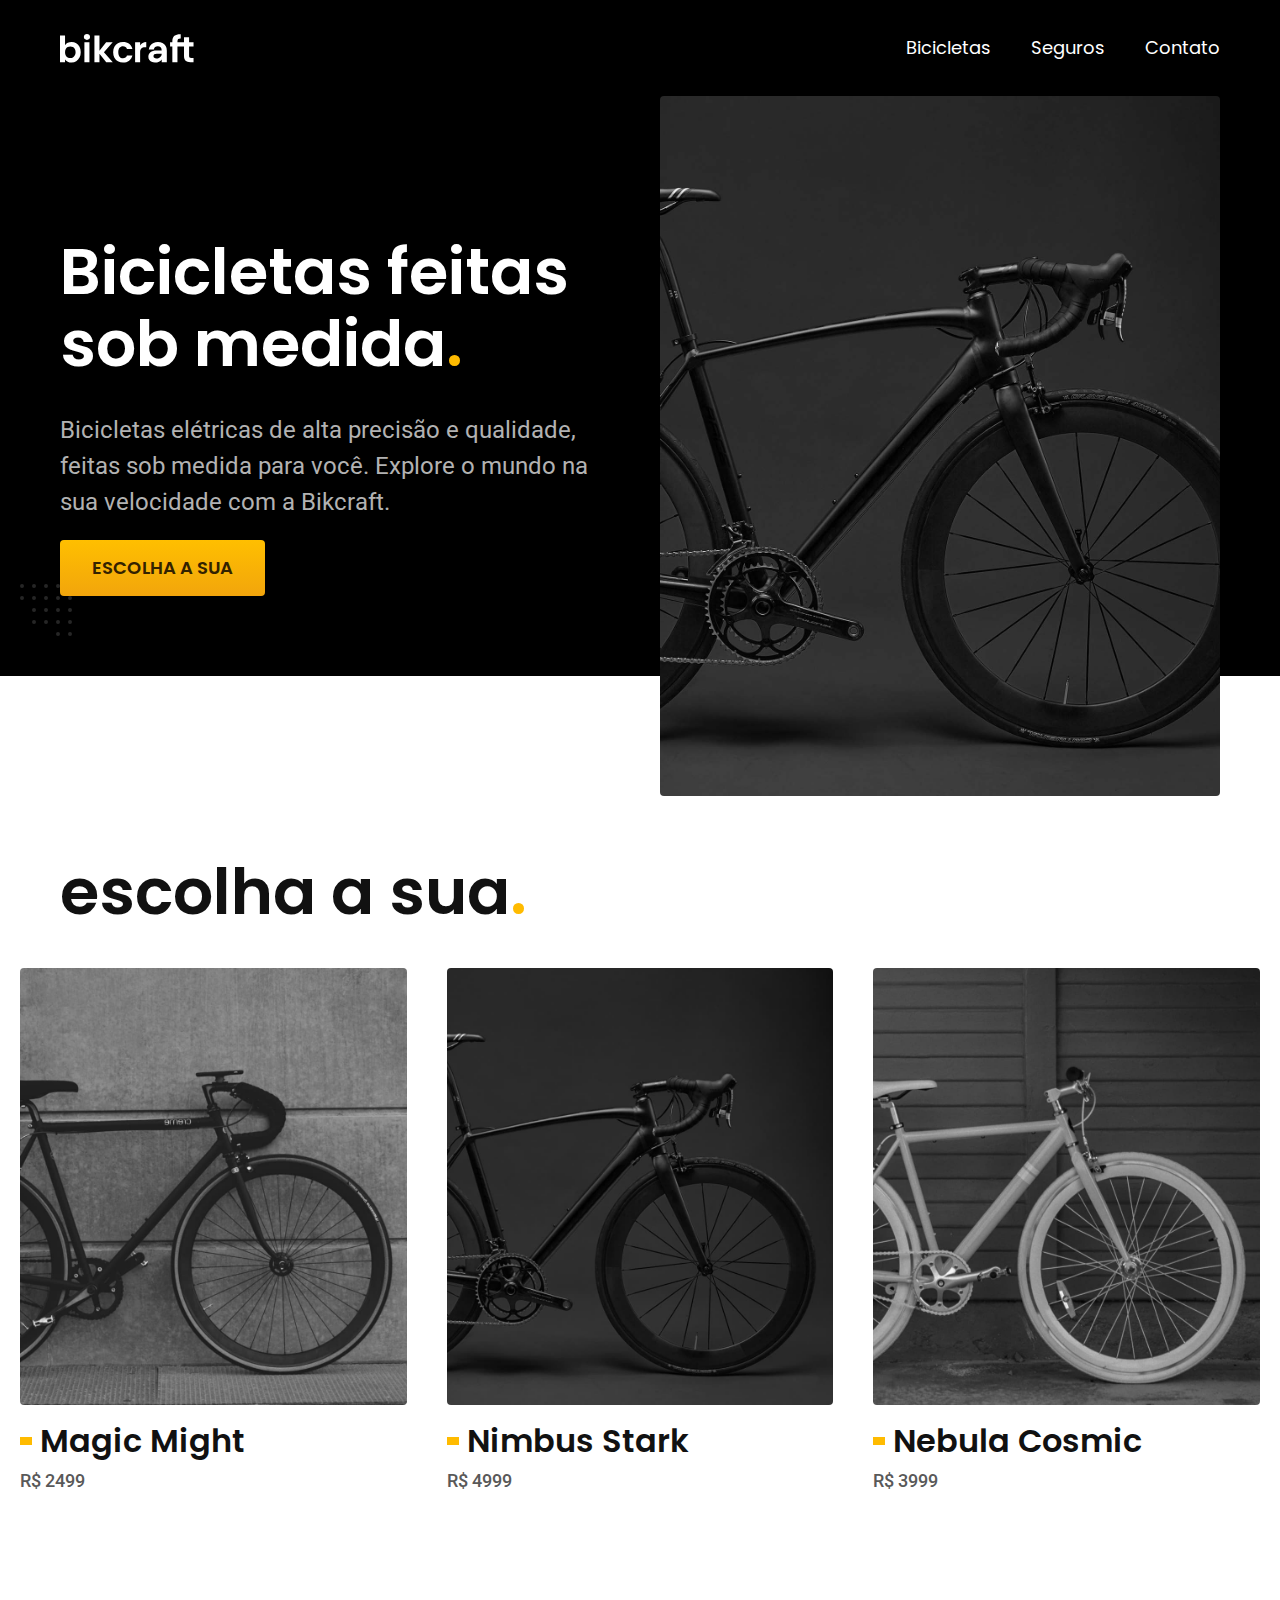
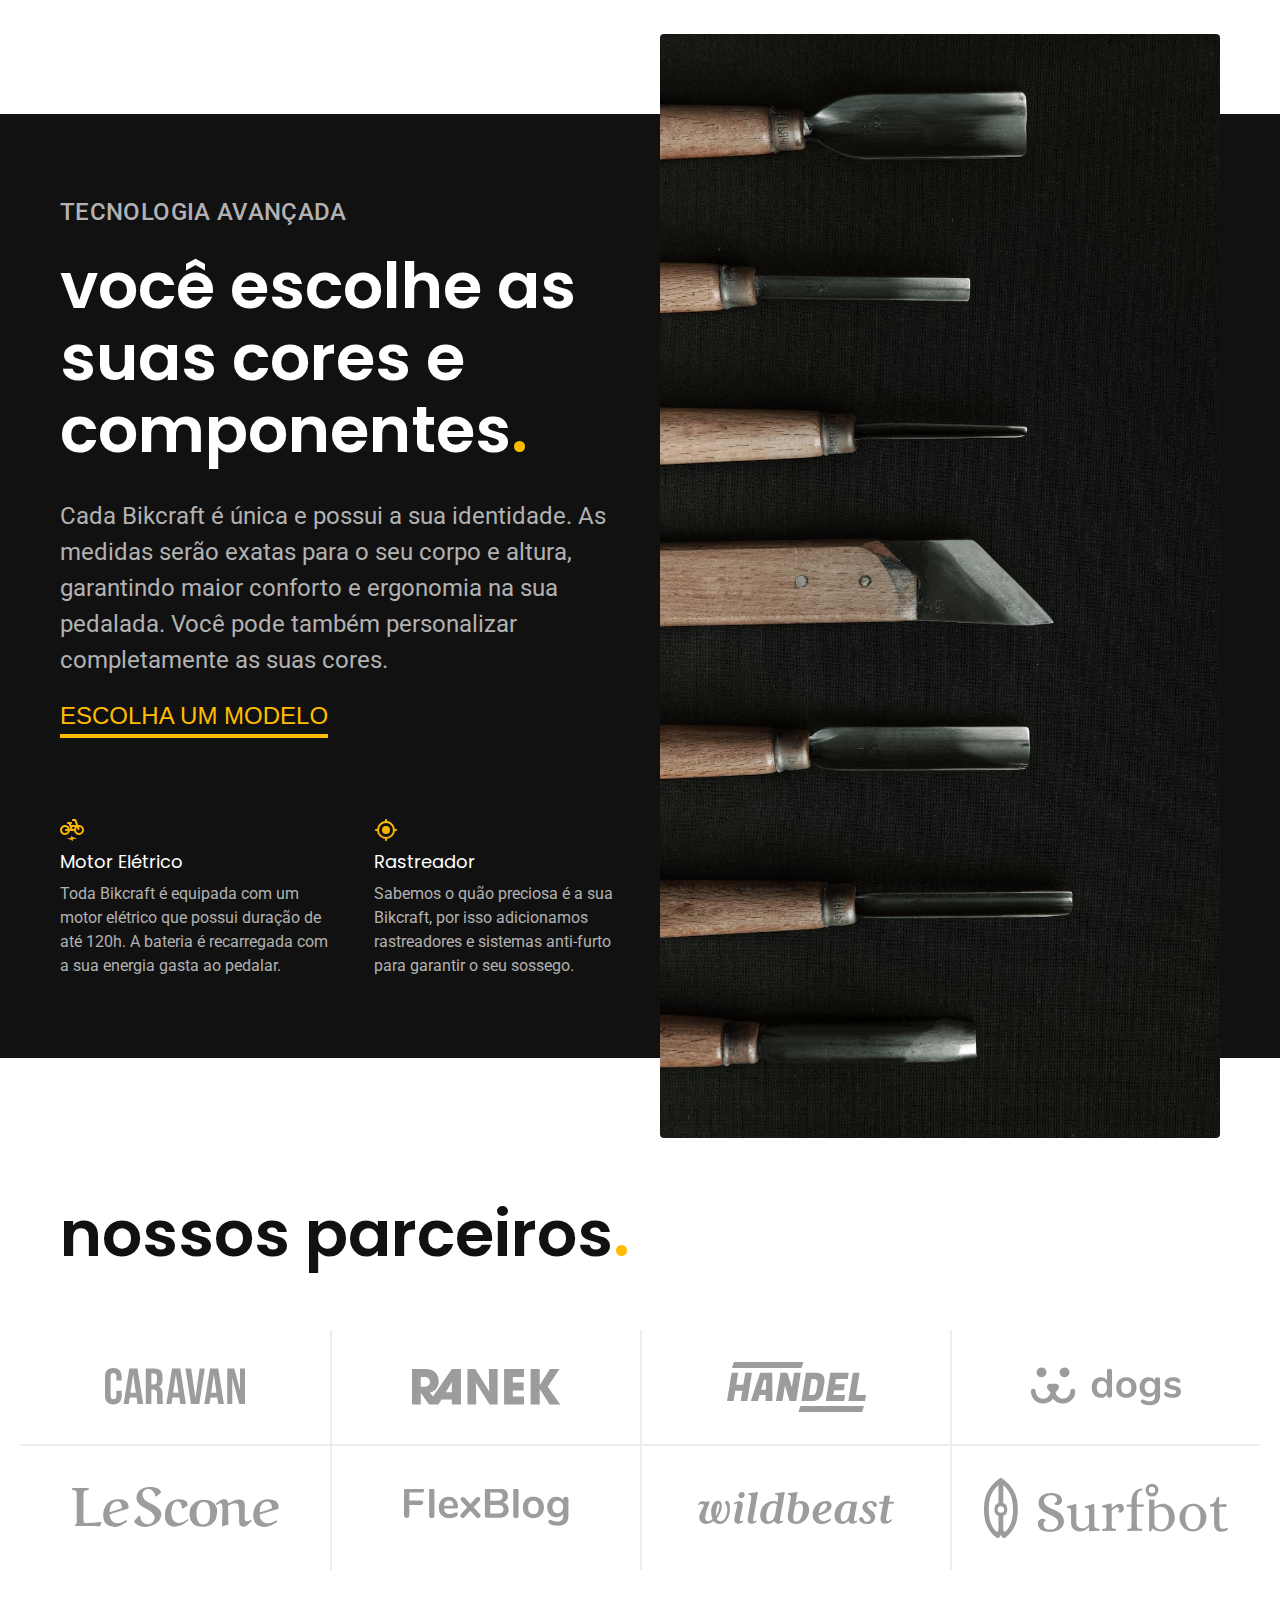
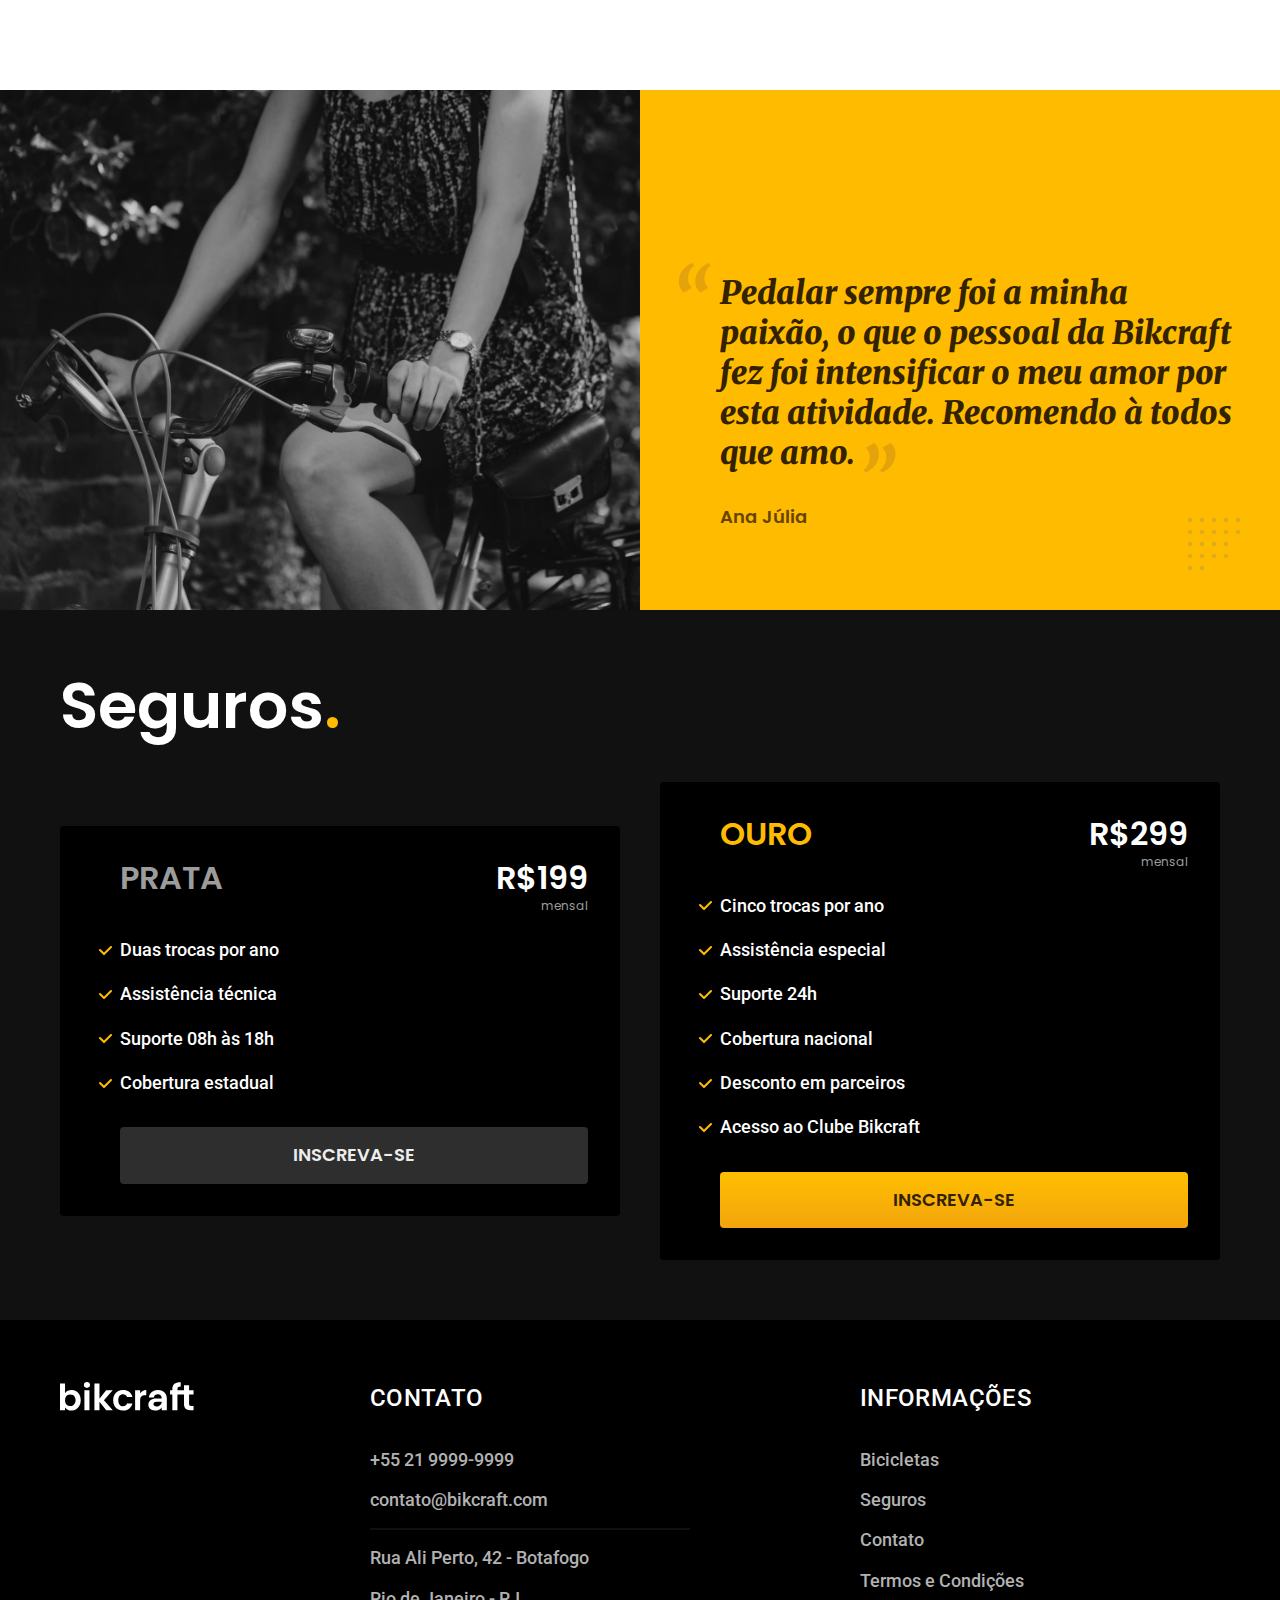
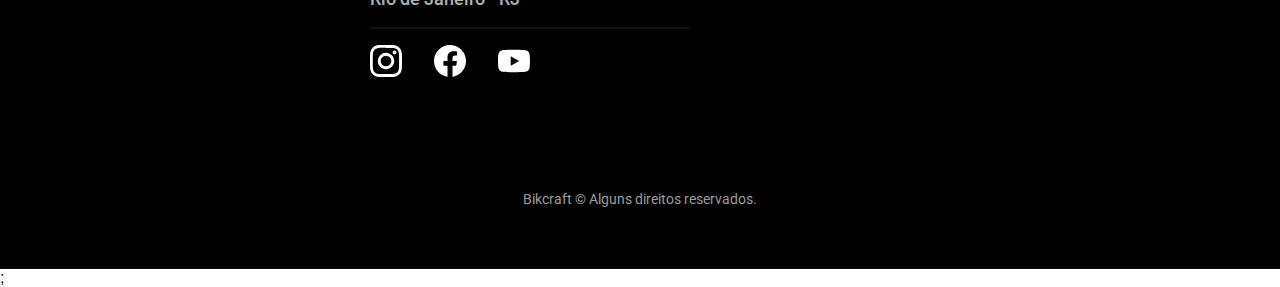
<file: index.html>
<!DOCTYPE html>
<html lang="pt-br">

<head>
  <meta charset="UTF-8">
  <meta name="viewport" content="width=device-width, initial-scale=1.0">

  <title>Bikcraft - Bicicletas Elétricas</title>
  <meta name="description" content="Bicicletas elétricas de alta precisão e qualidade, feitas sob medida para o cliente. Explore o mundo na sua velocidade com a Bikcraft.">

  <link rel="preload" href="./css/style.css" as="style">
  <link rel="stylesheet" href="./css/style.css">

  <link rel="preconnect" href="https://fonts.googleapis.com">
  <link rel="preconnect" href="https://fonts.gstatic.com" crossorigin>
  <link href="https://fonts.googleapis.com/css2?family=Merriweather:ital,wght@1,900&family=Poppins:wght@400;600&family=Roboto:wght@500&display=swap" rel="stylesheet">

  <Script>document.documentElement.classList.add('js');</Script>
</head>

<body>
  <header class="header-bg">
    <div class="header container">
      <a href="./">
        <img src="./img/bikcraft.svg" width="136" height="32" alt="Bikcraft">
      </a>

      <nav aria-label="primaria">
        <ul class="header-menu font-1-m cor-0">
          <li><a href="./bicicletas.html">Bicicletas</a></li>
          <li><a href="./seguros.html">Seguros</a></li>
          <li><a href="./contato.html">Contato</a></li>
        </ul>
      </nav>
    </div>
  </header>

  <main class="introducao-bg">
    <div class="introducao container">
      <div class="introducao-conteudo">
        <h1 class="font-1-xxl cor-0 fadeInDown" data-anime="200">Bicicletas feitas sob medida<span class="cor-p1">.</span></h1>
        <p class="font-2-l cor-5 fadeInDown" data-anime="400">Bicicletas elétricas de alta precisão e qualidade, feitas sob medida para você. Explore o mundo na sua velocidade com a Bikcraft.</p>
        <a class="botao fadeInDown" href="./bicicletas.html" data-anime="600">Escolha a sua</a>
      </div>
      <picture data-anime="400" class="fadeInDown">
        <source media="(max-width: 800px)" srcset="./img/bicicletas/nimbus.jpg">
        <img src="./img/fotos/introducao.jpg" width="1280" height="1600" alt="Bicicleta elétrica preta.">
      </picture>
    </div>
  </main>

  <article class="bicicletas-lista">
    <h2 class="container font-1-xxl">escolha a sua<span class="cor-p1">.</span></h2>

    <ul>
      <li>
        <a href="./bicicletas/magic.html">
          <img src="./img/bicicletas/magic-home.jpg" width="920" height="1040" alt="Bicicleta preta">
          <h3 class="font-1-xl">Magic Might</h3>
          <span class="font-2-m cor-8">R$ 2499</span>
        </a>
      </li>
      <li>
        <a href="./bicicletas/nimbus.html">
          <img src="./img/bicicletas/nimbus-home.jpg" width="920" height="1040" alt="Bicicleta preta">
          <h3 class="font-1-xl">Nimbus Stark</h3>
          <span class="font-2-m cor-8">R$ 4999</span>
        </a>
      </li>
      <li>
        <a href="./bicicletas/nebula.html">
          <img src="./img/bicicletas/nebula-home.jpg" width="920" height="1040" alt="Bicicleta preta">
          <h3 class="font-1-xl">Nebula Cosmic</h3>
          <span class="font-2-m cor-8">R$ 3999</span>
        </a>
      </li>
    </ul>
  </article>

  <article class="tecnologia-bg">
    <div class="tecnologia container">
      <div class="tecnologia-conteudo">
        <span class="font-2-l-b cor-5">Tecnologia Avançada</span>
        <h2 class="font-1-xxl cor-0">você escolhe as suas cores e componentes<span class="cor-p1">.</span></h2>
        <p class="font-2-l cor-5">Cada Bikcraft é única e possui a sua identidade. As medidas serão exatas para o seu corpo e altura, garantindo maior conforto e ergonomia na sua pedalada. Você pode também personalizar completamente as suas cores.</p>
        <a class="link" href="./bicicletas.html">Escolha um modelo</a>
        <div class="tecnologia-vantagens">
          <div>
            <img src="./img/icones/eletrica.svg" width="32" height="32" alt="">
            <h3 class="font-1-m cor-0">Motor Elétrico</h3>
            <p class="font-2-s cor-5">Toda Bikcraft é equipada com um motor elétrico que possui duração de até 120h. A bateria é recarregada com a sua energia gasta ao pedalar.</p>
          </div>
          <div>
            <img src="./img/icones/rastreador.svg" width="32" height="32" alt="">
            <h3 class="font-1-m cor-0">Rastreador</h3>
            <p class="font-2-s cor-5">Sabemos o quão preciosa é a sua Bikcraft, por isso adicionamos rastreadores e sistemas anti-furto para garantir o seu sossego.</p>
          </div>
        </div>
      </div>
      <div class="tecnologia-imagem">
        <img src="./img/fotos/tecnologia.jpg" width="1200" height="1920" alt="">
      </div>
    </div>
  </article>

  <section class="parceiros" aria-label="Nossos Parceiros">
    <h2 class="container font-1-xxl">nossos parceiros<span class="cor-p1">.</span></h2>

    <ul>
      <li><img src="./img/parceiros/caravan.svg" width="140" height="38" alt="caravan"></li>
      <li><img src="./img/parceiros/ranek.svg" width="149" height="36" alt="ranek"></li>
      <li><img src="./img/parceiros/handel.svg" width="139" height="50" alt="handel"></li>
      <li><img src="./img/parceiros/dogs.svg" width="152" height="39" alt="dogs"></li>
      <li><img src="./img/parceiros/lescone.svg" width="208" height="41" alt="lescone"></li>
      <li><img src="./img/parceiros/flexblog.svg" width="165" height="38" alt="flexblog"></li>
      <li><img src="./img/parceiros/wildbeast.svg" width="196" height="34" alt="wildbeast"></li>
      <li><img src="./img/parceiros/surfbot.svg" width="249" height="49" alt="surfbot"></li>
    </ul>
  </section>

  <section class="depoimento" aria-label="Depoimento">
    <div>
      <img src="./img/fotos/depoimento.jpg" width="1560" height="1360" alt="Pessoa pedalando uma bicicleta Bikcraft">
    </div>
    <div class="depoimento-conteudo">
      <blockquote class="font-1-xl cor-p5">
        <p>Pedalar sempre foi a minha paixão, o que o pessoal da Bikcraft fez foi intensificar o meu amor por esta atividade. Recomendo à todos que amo.</p>
      </blockquote>
      <span class="font-1-m-b cor-p4">Ana Júlia</span>
    </div>
  </section>


  <article class="seguros-bg">
    <div class="seguros container">
      <h2 class="font-1-xxl cor-0">Seguros<span class="cor-p1">.</span></h2>
      <div class="seguros-item">
        <h3 class="font-1-xl cor-6">PRATA</h3>
        <span class="font-1-xl cor-0">R$199 <span class="font-1-xs cor-6">mensal</span></span>
        <ul class="font-2-m cor-0">
          <li>Duas trocas por ano </li>
          <li>Assistência técnica </li>
          <li>Suporte 08h às 18h </li>
          <li>Cobertura estadual </li>
        </ul>
        <a class="botao secundario" href="./orcamento.html">Inscreva-se</a>
      </div>

      <div class="seguros-item">
        <h3 class="font-1-xl cor-p1">OURO</h3>
        <span class="font-1-xl cor-0">R$299 <span class="font-1-xs cor-6">mensal</span></span>
        <ul class="font-2-m cor-0">
          <li>Cinco trocas por ano</li>
          <li>Assistência especial</li>
          <li>Suporte 24h</li>
          <li>Cobertura nacional</li>
          <li>Desconto em parceiros</li>
          <li>Acesso ao Clube Bikcraft</li>
        </ul>
        <a class="botao" href="./orcamento.html">Inscreva-se</a>
      </div>
    </div>
  </article>

  <footer class="footer-bg">
    <div class="footer container">
      <img src="./img/bikcraft.svg" width="136" height="32" alt="Bikcraft">

      <div class="footer-contato">
        <h3 class="font-2-l-b cor-0">Contato</h3>
        <ul class="font-2-m cor-5">
          <li><a href="tel:+552199999999">+55 21 9999-9999</a></li>
          <li><a href="mailto:contato@bikcraft.com">contato@bikcraft.com</a></li>
          <li>Rua Ali Perto, 42 - Botafogo</li>
          <li>Rio de Janeiro - RJ</li>
          <div class="footer-redes">
            <a href="./">
              <img src="./img/redes/instagram.svg" width="32" height="32" alt="Instagram">
            </a>
            <a href="./">
              <img src="./img/redes/facebook.svg" width="32" height="32" alt="Facebook">
            </a>
            <a href="./">
              <img src="./img/redes/youtube.svg" width="32" height="32" alt="Youtube">
            </a>
          </div>
      </div>

      <div class="footer-informacoes">
        <h3 class="font-2-l-b cor-0">Informações</h3>
        <nav>
          <ul class="font-2-m cor-5">
            <li><a href="./bicicletas.html">Bicicletas</a></li>
            <li><a href="./seguros.html">Seguros</a></li>
            <li><a href="./contato.html">Contato</a></li>
            <li><a href="./termos.html">Termos e Condições</a></li>
          </ul>
        </nav>
      </div>
      </ul>
      <p class="footer-copy font-2-xs cor-6">Bikcraft © Alguns direitos reservados.</p>

    </div>
  </footer>
  <script src="./js/plugins/simple-anime.js"></script>;
  <script src="./js/script.js"></script>
</body>

</html>
</file>
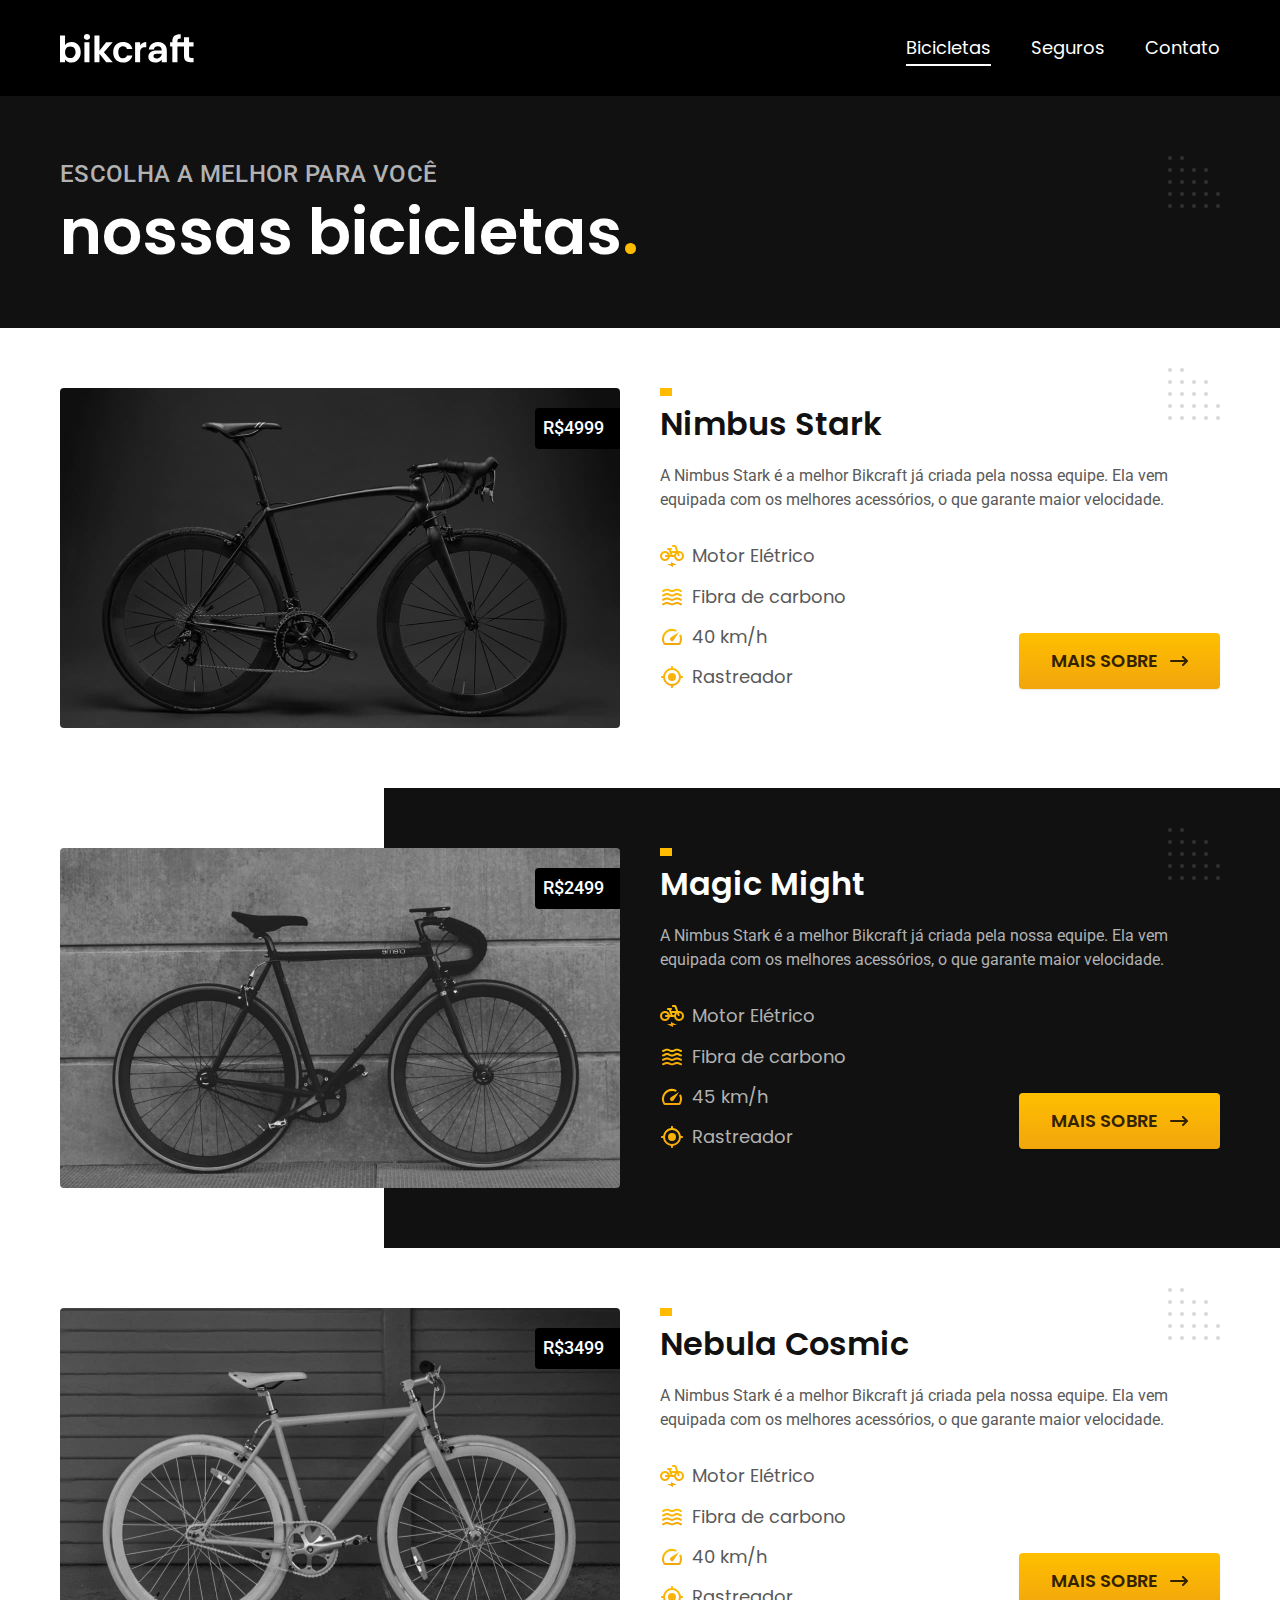
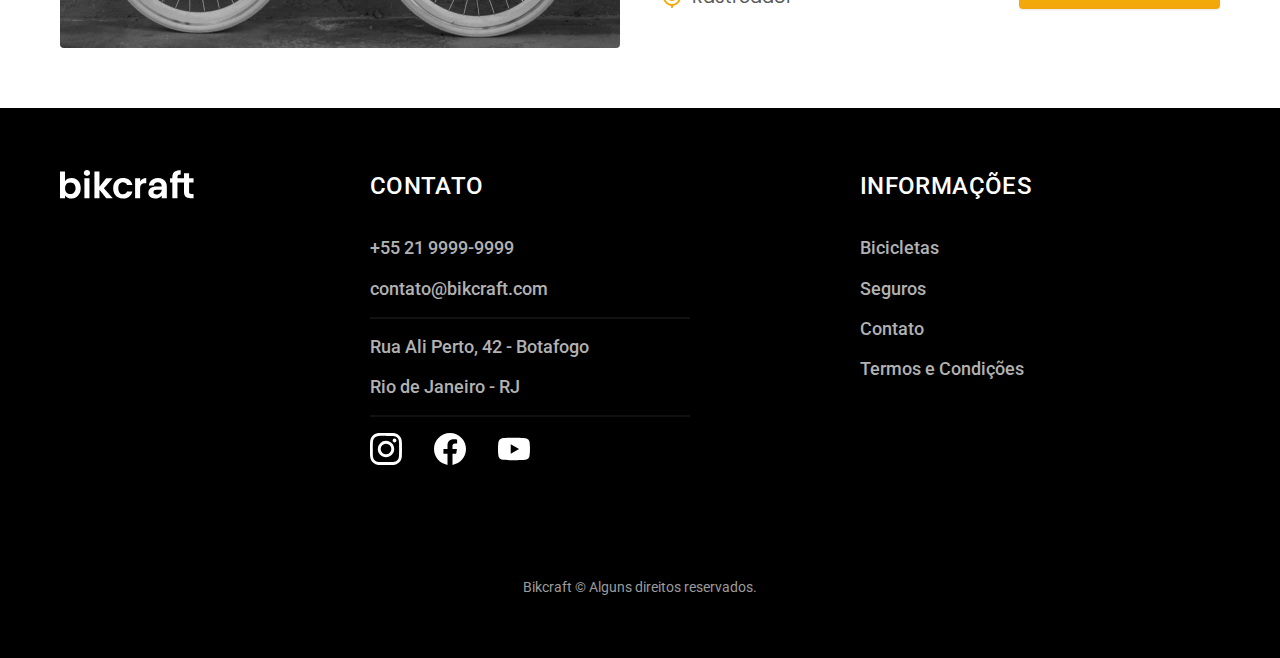
<file: bicicletas.html>
<!DOCTYPE html>
<html lang="pt-br">

<head>
  <meta charset="UTF-8">
  <meta name="viewport" content="width=device-width, initial-scale=1.0">

  <title>Bicicletas | Bikcraft</title>
  <meta name="description" content="Bicicletas.">

  <link rel="preload" href="./css/style.css" as="style">
  <link rel="stylesheet" href="./css/style.css">

  <link rel="preconnect" href="https://fonts.googleapis.com">
  <link rel="preconnect" href="https://fonts.gstatic.com" crossorigin>
  <link href="https://fonts.googleapis.com/css2?family=Merriweather:ital,wght@1,900&family=Poppins:wght@400;600&family=Roboto:wght@500&display=swap" rel="stylesheet">
  <Script>document.documentElement.classList.add('js');</Script>
</head>

<body id="bicicletas">
  <header class="header-bg">
    <div class="header container">
      <a href="./">
        <img src="./img/bikcraft.svg" alt="Bikcraft">
      </a>

      <nav aria-label="primaria">
        <ul class="header-menu font-1-m cor-0">
          <li><a href="./bicicletas.html">Bicicletas</a></li>
          <li><a href="./seguros.html">Seguros</a></li>
          <li><a href="./contato.html">Contato</a></li>
        </ul>
      </nav>
    </div>
  </header>
  <main>
    <div class="titulo-bg">
      <div class="titulo container">
        <p class="font-2-l-b cor-5">Escolha a melhor para você</p>
        <H1 class="font-1-xxl cor-0 ">nossas bicicletas<span class="cor-p1">.</span></H1>
      </div>
    </div>

    <!--Nimbus-->
    <div class="bicicletas container">
      <div class="bicicletas-imagem">
        <img src="./img/bicicletas/nimbus.jpg" alt="bicicleta-preta">
        <span class="font-2-m cor-0">R$4999</span>
      </div>
      <div class="bicicletas-conteudo">
        <h2 class="font-1-xl">Nimbus Stark</h2>
        <p class="font-2-s cor-8">A Nimbus Stark é a melhor Bikcraft já criada pela nossa equipe. Ela vem equipada com os melhores acessórios, o que garante maior velocidade.</p>
        <ul class="font-1-m cor-8">
          <li>
            <img src="./img/icones/eletrica.svg" alt="">
            Motor Elétrico
          </li>
          <li>
            <img src="./img/icones/carbono.svg" alt="">
            Fibra de carbono
          </li>
          <li>
            <img src="./img/icones/velocidade.svg" alt="">
            40 km/h
          </li>
          <li>
            <img src="./img/icones/rastreador.svg" alt="">
            Rastreador
          </li>
        </ul>
        <a class="botao seta" href="./bicicletas/nimbus.html">Mais Sobre</a>
      </div>
    </div>

    <!--Magic-->
    <div class="bicicletas-bg">
      <div class="bicicletas container">
        <div class="bicicletas-imagem">
          <img src="./img/bicicletas/magic.jpg" alt="bicicleta-preta">
          <span class="font-2-m cor-0">R$2499</span>
        </div>
        <div class="bicicletas-conteudo">
          <h2 class="font-1-xl cor-0">Magic Might</h2>
          <p class="font-2-s cor-5">A Nimbus Stark é a melhor Bikcraft já criada pela nossa equipe. Ela vem equipada com os melhores acessórios, o que garante maior velocidade.</p>
          <ul class="font-1-m cor-5">
            <li>
              <img src="./img/icones/eletrica.svg" alt="">
              Motor Elétrico
            </li>
            <li>
              <img src="./img/icones/carbono.svg" alt="">
              Fibra de carbono
            </li>
            <li>
              <img src="./img/icones/velocidade.svg" alt="">
              45 km/h
            </li>
            <li>
              <img src="./img/icones/rastreador.svg" alt="">
              Rastreador
            </li>
          </ul>
          <a class="botao seta" href="./bicicletas/magic.html">Mais Sobre</a>
        </div>
      </div>

    </div>

    <!--Nebula-->
    <div class="bicicletas container">
      <div class="bicicletas-imagem">
        <img src="./img/bicicletas/nebula.jpg" alt="bicicleta-preta">
        <span class="font-2-m cor-0">R$3499</span>
      </div>
      <div class="bicicletas-conteudo">
        <h2 class="font-1-xl">Nebula Cosmic</h2>
        <p class="font-2-s cor-8">A Nimbus Stark é a melhor Bikcraft já criada pela nossa equipe. Ela vem equipada com os melhores acessórios, o que garante maior velocidade.</p>
        <ul class="font-1-m cor-8">
          <li>
            <img src="./img/icones/eletrica.svg" alt="">
            Motor Elétrico
          </li>
          <li>
            <img src="./img/icones/carbono.svg" alt="">
            Fibra de carbono
          </li>
          <li>
            <img src="./img/icones/velocidade.svg" alt="">
            40 km/h
          </li>
          <li>
            <img src="./img/icones/rastreador.svg" alt="">
            Rastreador
          </li>
        </ul>
        <a class="botao seta" href="./bicicletas/nebula.html">Mais Sobre</a>
      </div>
    </div>
  </main>

  <footer class="footer-bg">
    <div class="footer container">
      <img src="./img/bikcraft.svg" alt="Bikcraft">

      <div class="footer-contato">
        <h3 class="font-2-l-b cor-0">Contato</h3>
        <ul class="font-2-m cor-5">
          <li><a href="tel:+552199999999">+55 21 9999-9999</a></li>
          <li><a href="mailto:contato@bikcraft.com">contato@bikcraft.com</a></li>
          <li>Rua Ali Perto, 42 - Botafogo</li>
          <li>Rio de Janeiro - RJ</li>
          <div class="footer-redes">
            <a href="./">
              <img src="./img/redes/instagram.svg" alt="Instagram">
            </a>
            <a href="./">
              <img src="./img/redes/facebook.svg" alt="Facebook">
            </a>
            <a href="./">
              <img src="./img/redes/youtube.svg" alt="Youtube">
            </a>
          </div>
      </div>

      <div class="footer-informacoes">
        <h3 class="font-2-l-b cor-0">Informações</h3>
        <nav>
          <ul class="font-2-m cor-5">
            <li><a href="./bicicletas.html">Bicicletas</a></li>
            <li><a href="./seguros.html">Seguros</a></li>
            <li><a href="./contato.html">Contato</a></li>
            <li><a href="./termos.html">Termos e Condições</a></li>
          </ul>
        </nav>
      </div>
      </ul>
      <p class="footer-copy font-2-xs cor-6">Bikcraft © Alguns direitos reservados.</p>

    </div>
  </footer>
  <script src="./js/script.js"></script>
</body>

</html>
</file>
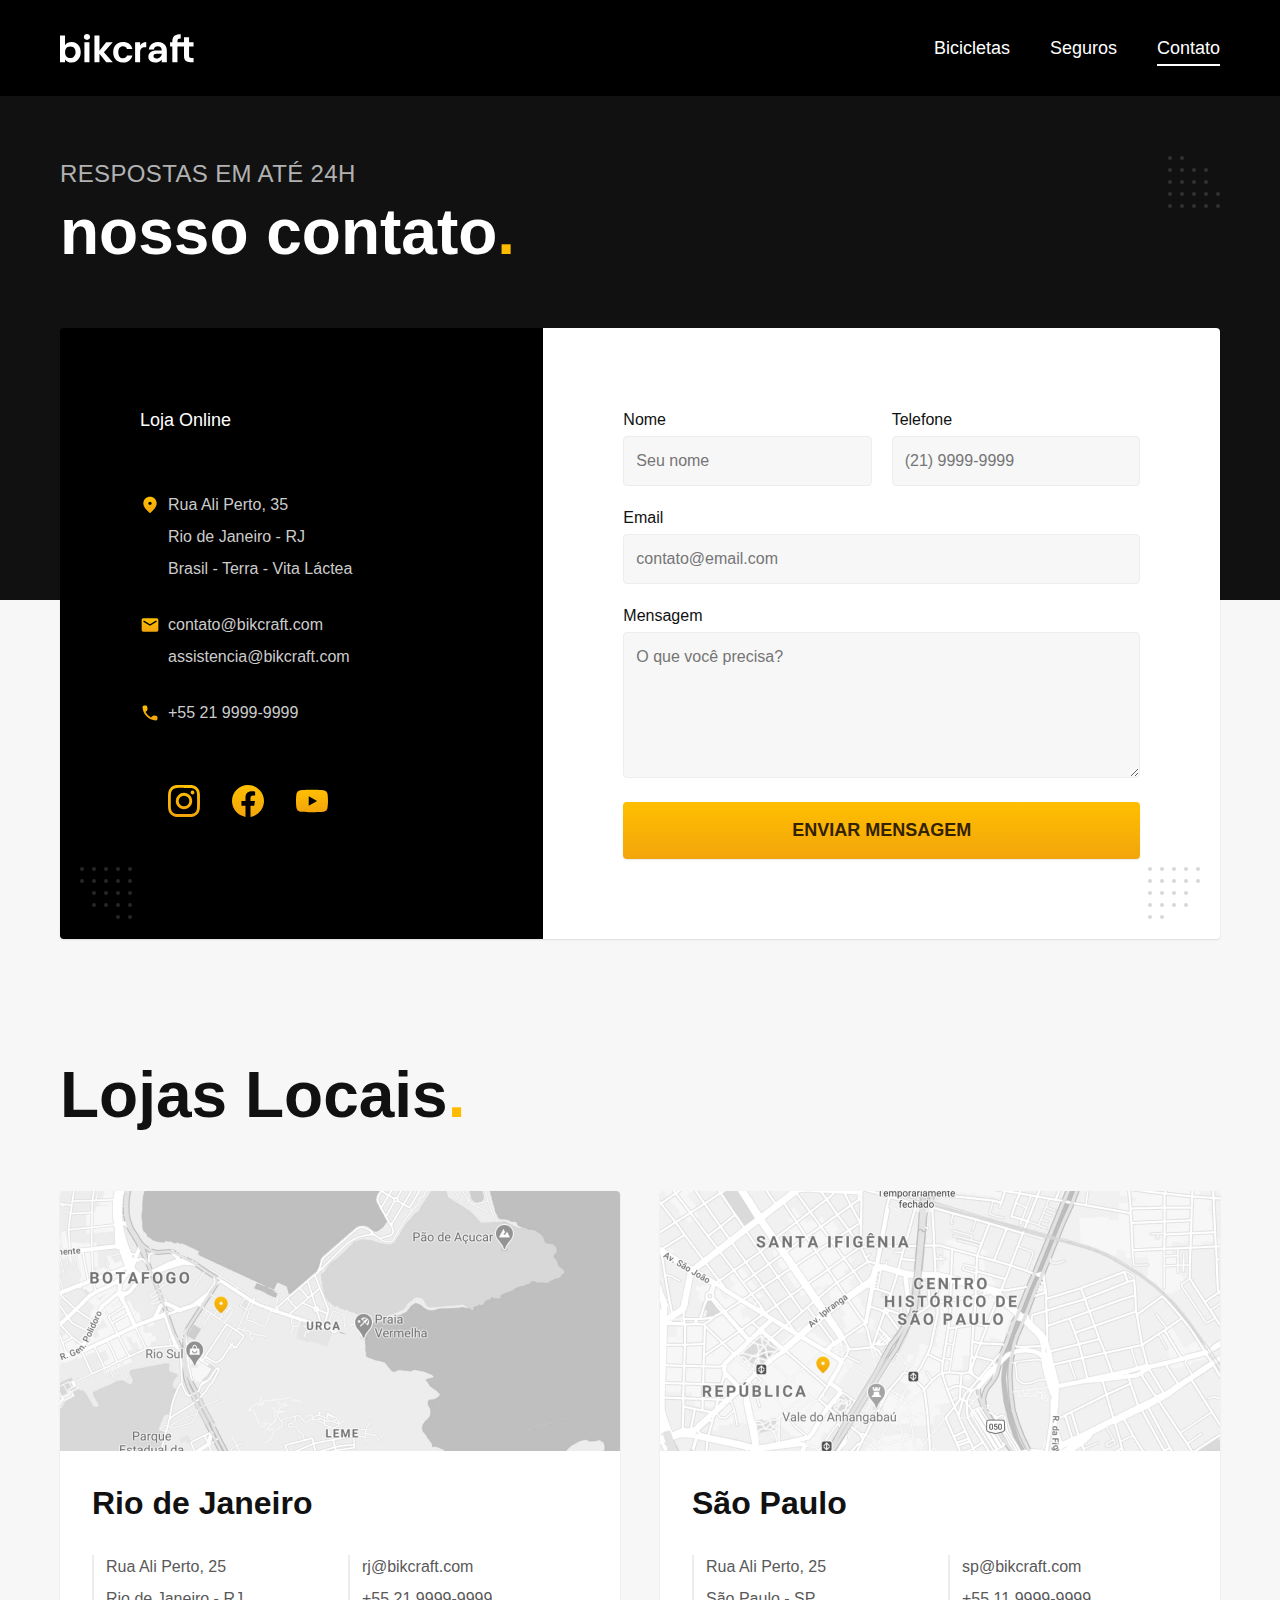
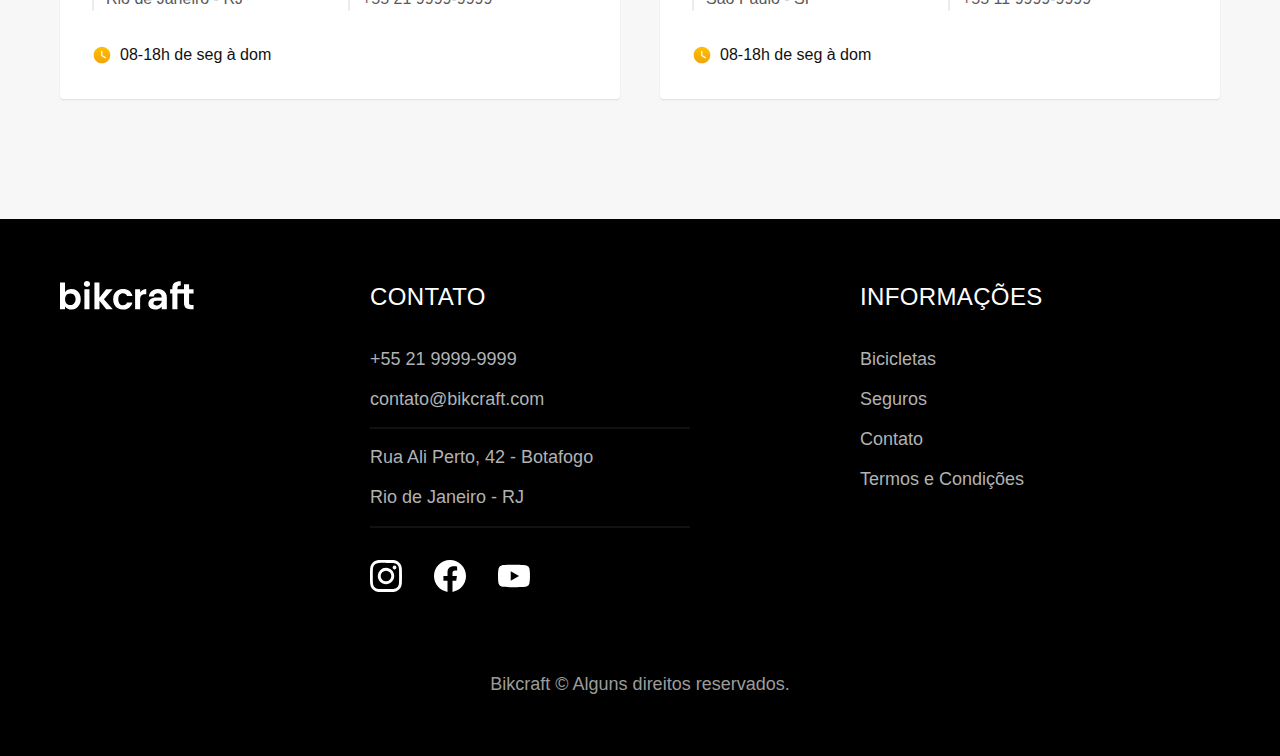
<file: contato.html>
<!DOCTYPE html>
<html lang="pt-br">

<head>
  <meta charset="UTF-8">
  <meta name="viewport" content="width=device-width, initial-scale=1.0">

  <title>Contato | Bikcraft</title>
  <meta name="description" content="Contato.">

  <link rel="preload" href="./css/style.css" as="style">
  <link rel="stylesheet" href="./css/style.css">
  <Script>document.documentElement.classList.add('js');</Script>
</head>

<body id="contato">
  <header class="header-bg">
    <div class="header container">
      <a href="./">
        <img src="./img/bikcraft.svg" alt="Bikcraft">
      </a>

      <nav aria-label="primaria">
        <ul class="header-menu font-1-m cor-0">
          <li><a href="./bicicletas.html">Bicicletas</a></li>
          <li><a href="./seguros.html">Seguros</a></li>
          <li><a href="./contato.html">Contato</a></li>
        </ul>
      </nav>
    </div>
  </header>

  <main>
    <div class="titulo-bg">
      <div class="titulo container">
        <p class="font-2-l-b cor-5">Respostas em até 24h</p>
        <h1 class="font-1-xxl cor-0">nosso contato<span class="cor-p1">.</span></h1>
      </div>
    </div>

    <div class="contato container">
      <section class="contato-dados" aria-label="Endereço">
        <h2 class="font-1-m cor-0">Loja Online</h2>
        <div class="contato-endereco font-2-s cor-4">
          <p>Rua Ali Perto, 35</p>
          <p>Rio de Janeiro - RJ</p>
          <p>Brasil - Terra - Vita Láctea</p>
        </div>
        <address class="contato-meios font-2-s cor-4">
          <a href="mailto:contato@bikcraft.com">contato@bikcraft.com</a>
          <a href="mailto:assistencia@bikcraft.com">assistencia@bikcraft.com</a>
          <a href="tel:+552199999999">+55 21 9999-9999</a>
        </address>
        <div class="contato-redes">
          <a href="./">
            <img src="./img/redes/instagram-p.svg" alt="Instagram">
          </a>
          <a href="./">
            <img src="./img/redes/facebook-p.svg" alt="Facebook">
          </a>
          <a href="./">
            <img src="./img/redes/youtube-p.svg" alt="Youtube">
          </a>
        </div>
      </section>
      <section class="contato-formulario" aria-label="Formulário">
        <form class="form" action="./contato.html">
          <div>
            <label for="nome">Nome</label>
            <input type="text" id="nome" name="nome" placeholder="Seu nome">
          </div>
          <div>
            <label for="telefone">Telefone</label>
            <input type="text" id="telefone" name="telefone" placeholder="(21) 9999-9999">
          </div>
          <div class="col-2">
            <label for="email">Email</label>
            <input type="email" id="email" name="email" placeholder="contato@email.com">
          </div>
          <div class="col-2">
            <label for="mensagem">Mensagem</label>
            <textarea rows="5" id="mensagem" name="mensagem" placeholder="O que você precisa?"></textarea>
          </div>
          <button class="botao col-2">Enviar Mensagem</button>
        </form>
      </section>
    </div>
  </main>

  <article class="lojas container">
    <h2 class="font-1-xxl">Lojas Locais<span class="cor-p1">.</span></h2>

    <div class="lojas-item">
      <img src="./img/lojas/rj.jpg" alt="Mapa marcando endereço da rua Ali Perto 25 do Rio de Janeiro">

      <div class="lojas-conteudo">
        <h3 class="font-1-xl">Rio de Janeiro</h3>
        <div class="lojas-dados font-2-s cor-8">
          <p>Rua Ali Perto, 25</p>
          <p> Rio de Janeiro - RJ</p>
        </div>
        <div class="lojas-dados font-2-s cor-8">
          <a href="mailto:rj@bikcraft.com">rj@bikcraft.com</a>
          <a href="tel:+552199999999">+55 21 9999-9999</a>
        </div>
        <p class="lojas-tempo font-1-s"> <img src="./img/icones/horario.svg" alt=""> 08-18h de seg à dom</p>
      </div>
    </div>

    <div class="lojas-item">
      <img src="./img/lojas/sp.jpg" alt="Mapa marcando endereço da rua Ali Perto 25 em São Paulo">

      <div class="lojas-conteudo">
        <h3 class="font-1-xl">São Paulo</h3>
        <div class="lojas-dados font-2-s cor-8">
          <p>Rua Ali Perto, 25</p>
          <p> São Paulo - SP</p>
        </div>
        <div class="lojas-dados font-2-s cor-8">
          <a href="mailto:sp@bikcraft.com">sp@bikcraft.com</a>
          <a href="tel:+551199999999">+55 11 9999-9999</a>
        </div>
        <p class="lojas-tempo font-1-s"> <img src="./img/icones/horario.svg" alt=""> 08-18h de seg à dom</p>
      </div>
    </div>
  </article>

  <footer class="footer-bg">
    <div class="footer container">
      <img src="./img/bikcraft.svg" alt="Bikcraft">
      <div class="footer-contato">
        <h3 class="font-2-l-b cor-0">Contato</h3>
        <ul class="font-2-m cor-5">
          <li><a href="tel:+552199999999">+55 21 9999-9999</a></li>
          <li><a href="mailto:contato@bikcraft.com">contato@bikcraft.com</a></li>
          <li>Rua Ali Perto, 42 - Botafogo</li>
          <li>Rio de Janeiro - RJ</li>
        </ul>
        <div class="footer-redes">
          <a href="./">
            <img src="./img/redes/instagram.svg" alt="Instagram">
          </a>
          <a href="./">
            <img src="./img/redes/facebook.svg" alt="Facebook">
          </a>
          <a href="./">
            <img src="./img/redes/youtube.svg" alt="Youtube">
          </a>
        </div>
      </div>
      <div class="footer-informacoes">
        <h3 class="font-2-l-b cor-0">Informações</h3>
        <nav>
          <ul class="font-1-m cor-5">
            <li><a href="./bicicletas.html">Bicicletas</a></li>
            <li><a href="./seguros.html">Seguros</a></li>
            <li><a href="./contato.html">Contato</a></li>
            <li><a href="./termos.html">Termos e Condições</a></li>
          </ul>
        </nav>
      </div>
      <p class="footer-copy font-2-m cor-6">Bikcraft © Alguns direitos reservados.</p>
    </div>
  </footer>
  <script src="./js/script.js"></script>
</body>

</html>
</file>
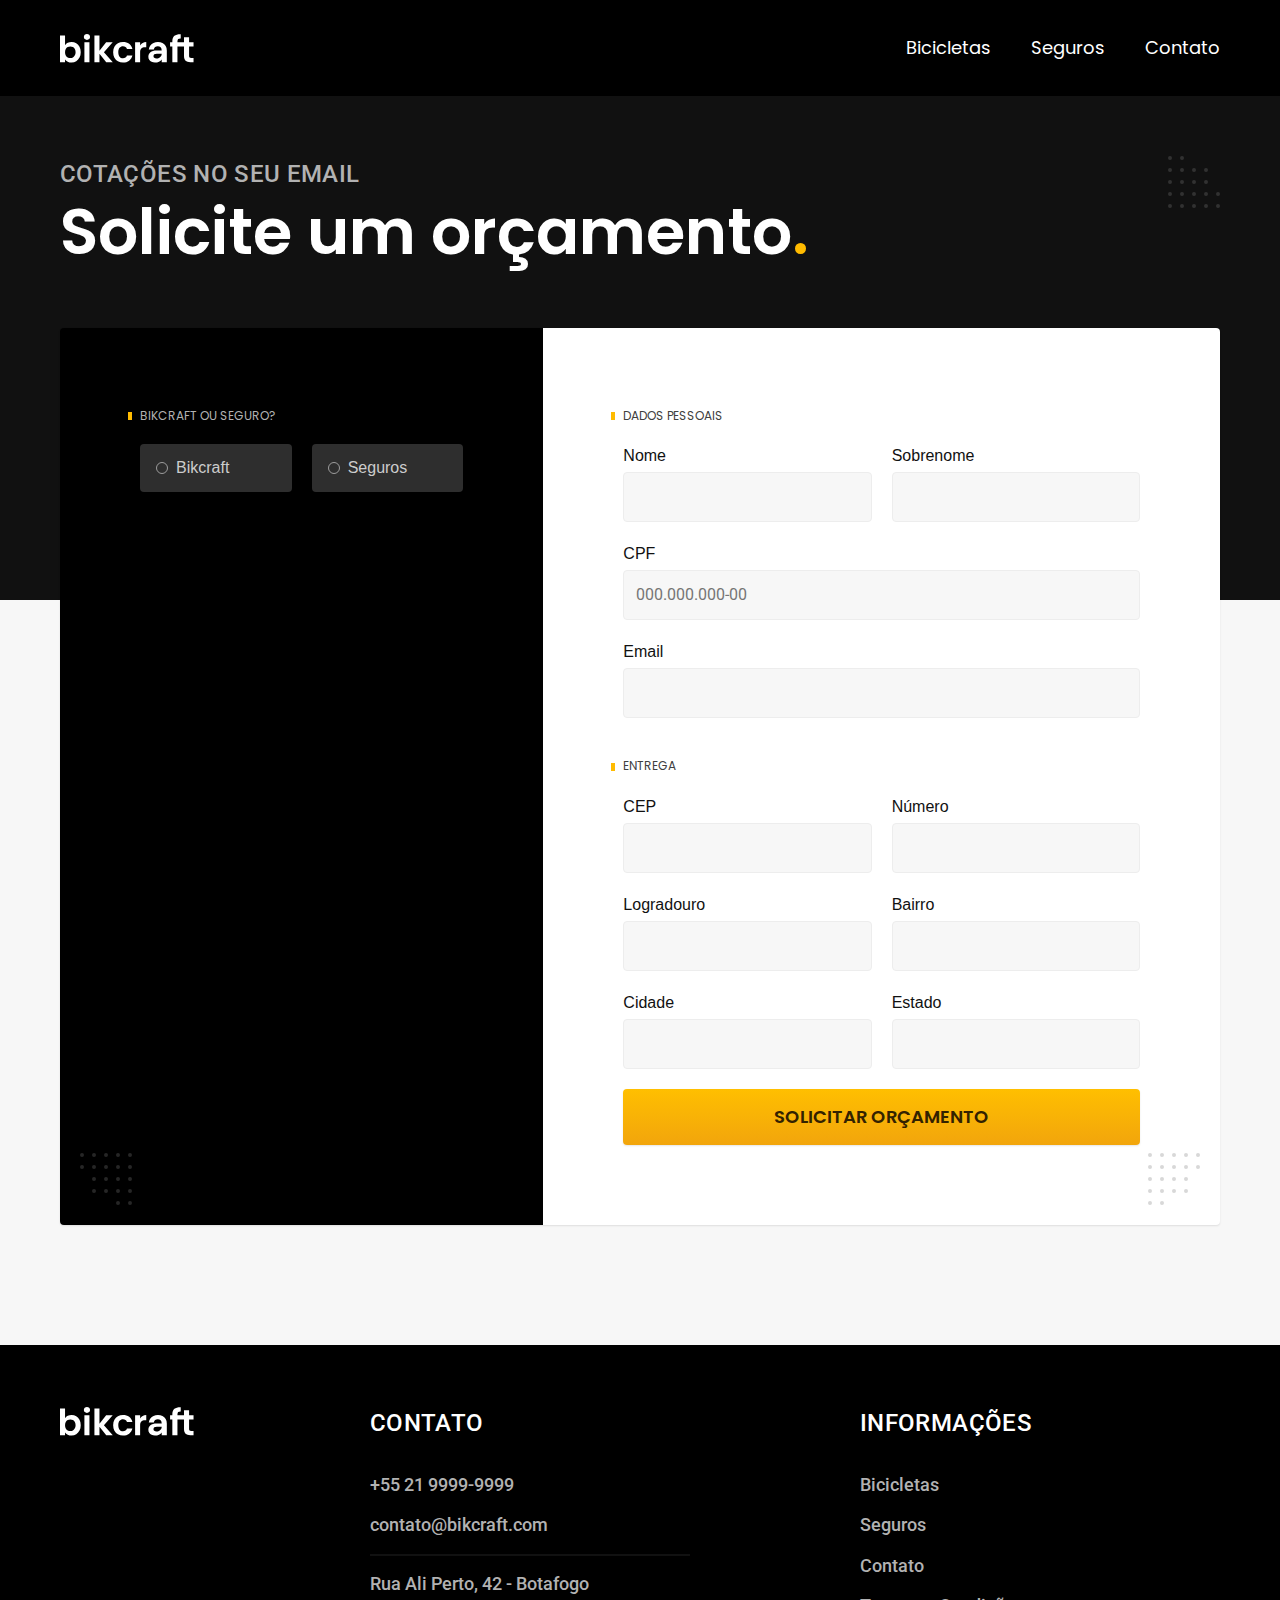
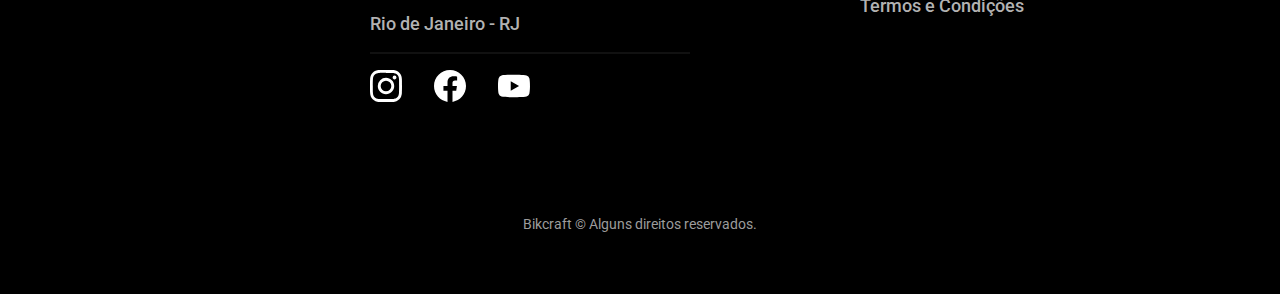
<file: orcamento.html>
<!DOCTYPE html>
<html lang="pt-br">

<head>
  <meta charset="UTF-8">
  <meta name="viewport" content="width=device-width, initial-scale=1.0">

  <title>Orçamentos | Bikcraft</title>
  <meta name="description" content="Orçamentos.">

  <link rel="preload" href="./css/style.css" as="style">
  <link rel="stylesheet" href="./css/style.css">

  <link rel="preconnect" href="https://fonts.googleapis.com">
  <link rel="preconnect" href="https://fonts.gstatic.com" crossorigin>
  <link href="https://fonts.googleapis.com/css2?family=Merriweather:ital,wght@1,900&family=Poppins:wght@400;600&family=Roboto:wght@500&display=swap" rel="stylesheet">
  <Script>document.documentElement.classList.add('js');</Script>
</head>

<body id="orcamento">
  <header class="header-bg">
    <div class="header container">
      <a href="./">
        <img src="./img/bikcraft.svg" alt="Bikcraft">
      </a>

      <nav aria-label="primaria">
        <ul class="header-menu font-1-m cor-0">
          <li><a href="./bicicletas.html">Bicicletas</a></li>
          <li><a href="./seguros.html">Seguros</a></li>
          <li><a href="./contato.html">Contato</a></li>
        </ul>
      </nav>
    </div>
  </header>
  <main>
    <div class="titulo-bg">
      <div class="titulo container">
        <p class="font-2-l-b cor-5">cotações no seu email</p>
        <H1 class="font-1-xxl cor-0 ">Solicite um orçamento<span class="cor-p1">.</span></H1>
      </div>
    </div>

    <form class="orcamento container" action="./">
      <div class="orcamento-produto">
        <h2 class="font-1-xs cor-5">Bikcraft ou seguro?</h2>

        <input type="radio" name="tipo" value="bikcraft" id="bikcraft">
        <label for="bikcraft">Bikcraft</label>

        <input type="radio" name="tipo" value="seguro" id="seguro">
        <label for="seguro">Seguros</label>

        <div class="orcamento-conteudo" id="orcamento-bikcraft">
          <h2 class="font-1-xs cor-5">Escolha a sua</h2>

          <input type="radio" name="produto" value="nimbus" id="nimbus">
          <label for="nimbus">Nimbus Stark <span>R$4999</span></label>
          <div class="orcamento-detalhe">
            <ul class="font-1-xs cor-8">
              <li><img src="./img/icones/eletrica.svg" alt="">Motor Elétrico</li>
              <li><img src="./img/icones/carbono.svg" alt="">Fibra de Carbono</li>
              <li><img src="./img/icones/velocidade.svg" alt="">50 km/h</li>
              <li><img src="./img/icones/rastreador.svg" alt="">Rastreador</li>
            </ul>
            <img src="./img/bicicletas/nimbus.jpg" alt="Bicicleta preta Nimbus Stark">
          </div>

          <input type="radio" name="produto" value="magic" id="magic">
          <label for="magic">Magic Might<span>R$2499</span></label>
          <div class="orcamento-detalhe">
            <ul class="font-1-xs cor-8">
              <li><img src="./img/icones/eletrica.svg" alt="">Motor Elétrico</li>
              <li><img src="./img/icones/carbono.svg" alt="">Fibra de Carbono</li>
              <li><img src="./img/icones/velocidade.svg" alt="">45 km/h</li>
              <li><img src="./img/icones/rastreador.svg" alt="">Rastreador</li>
            </ul>
            <img src="./img/bicicletas/magic.jpg" alt="Bicicleta preta Magic Might">
          </div>

          <input type="radio" name="produto" value="nebula" id="nebula">
          <label for="nebula">Nebula Cosmic<span>R$3999</span></label>
          <div class="orcamento-detalhe">
            <ul class="font-1-xs cor-8">
              <li><img src="./img/icones/eletrica.svg" alt="">Motor Elétrico</li>
              <li><img src="./img/icones/carbono.svg" alt="">Fibra de Carbono</li>
              <li><img src="./img/icones/velocidade.svg" alt="">40 km/h</li>
              <li><img src="./img/icones/rastreador.svg" alt="">Rastreador</li>
            </ul>
            <img src="./img/bicicletas/nebula.jpg" alt="Bicicleta branca Nebula Cosmic">
          </div>

        </div>

        <div class="orcamento-conteudo" id="orcamento-seguro">
          <h2 class="font-1-xs cor-5">Escolha o plano</h2>
          <input type="radio" name="produto" value="prata" id="prata">
          <label for="prata">Prata<span>R$199</span></label>
          <input type="radio" name="produto" value="ouro" id="ouro">
          <label for="ouro">Ouro<span>R$299</span></label>

        </div>

      </div>

      <div class="orcamento-dados form">
        <h2 class="font-1-xs cor-9 col-2">dados pessoais</h2>
        <div>
          <label for="nome">Nome</label>
          <input type="text" id="nome" name="nome">
        </div>
        <div>
          <label for="sobrenome">Sobrenome</label>
          <input type="text" id="sobrenome" name="sobrenome">
        </div>
        <div class="col-2">
          <label for="cpf">CPF</label>
          <input type="text" id="cpf" name="cpf" placeholder="000.000.000-00">
        </div>
        <div class="col-2">
          <label for="email">Email</label>
          <input type="email" id="email" name="email">
        </div>
        <h2 class="font-1-xs cor-9">Entrega</h2>
        <div>
          <label for="cep">CEP</label>
          <input type="text" id="cep" name="cep">
        </div>
        <div>
          <label for="numero">Número</label>
          <input type="text" id="numero" name="numero">
        </div>
        <div>
          <label for="logradouro">Logradouro</label>
          <input type="text" id="logradouro" name="logradouro">
        </div>
        <div>
          <label for="bairro">Bairro</label>
          <input type="text" id="bairro" name="bairro">
        </div>
        <div>
          <label for="cidade">Cidade</label>
          <input type="text" id="cidade" name="cidade">
        </div>
        <div>
          <label for="estado">Estado</label>
          <input type="text" id="estado" name="estado">
        </div>
        <button class="botao col-2">Solicitar orçamento</button>
      </div>
    </form>
  </main>

  <footer class="footer-bg">
    <div class="footer container">
      <img src="./img/bikcraft.svg" alt="Bikcraft">

      <div class="footer-contato">
        <h3 class="font-2-l-b cor-0">Contato</h3>
        <ul class="font-2-m cor-5">
          <li><a href="tel:+552199999999">+55 21 9999-9999</a></li>
          <li><a href="mailto:contato@bikcraft.com">contato@bikcraft.com</a></li>
          <li>Rua Ali Perto, 42 - Botafogo</li>
          <li>Rio de Janeiro - RJ</li>
          <div class="footer-redes">
            <a href="./">
              <img src="./img/redes/instagram.svg" alt="Instagram">
            </a>
            <a href="./">
              <img src="./img/redes/facebook.svg" alt="Facebook">
            </a>
            <a href="./">
              <img src="./img/redes/youtube.svg" alt="Youtube">
            </a>
          </div>
      </div>

      <div class="footer-informacoes">
        <h3 class="font-2-l-b cor-0">Informações</h3>
        <nav>
          <ul class="font-2-m cor-5">
            <li><a href="./bicicletas.html">Bicicletas</a></li>
            <li><a href="./seguros.html">Seguros</a></li>
            <li><a href="./contato.html">Contato</a></li>
            <li><a href="./termos.html">Termos e Condições</a></li>
          </ul>
        </nav>
      </div>
      </ul>
      <p class="footer-copy font-2-xs cor-6">Bikcraft © Alguns direitos reservados.</p>

    </div>
  </footer>
  <script src="./js/script.js"></script>
</body>

</html>
</file>
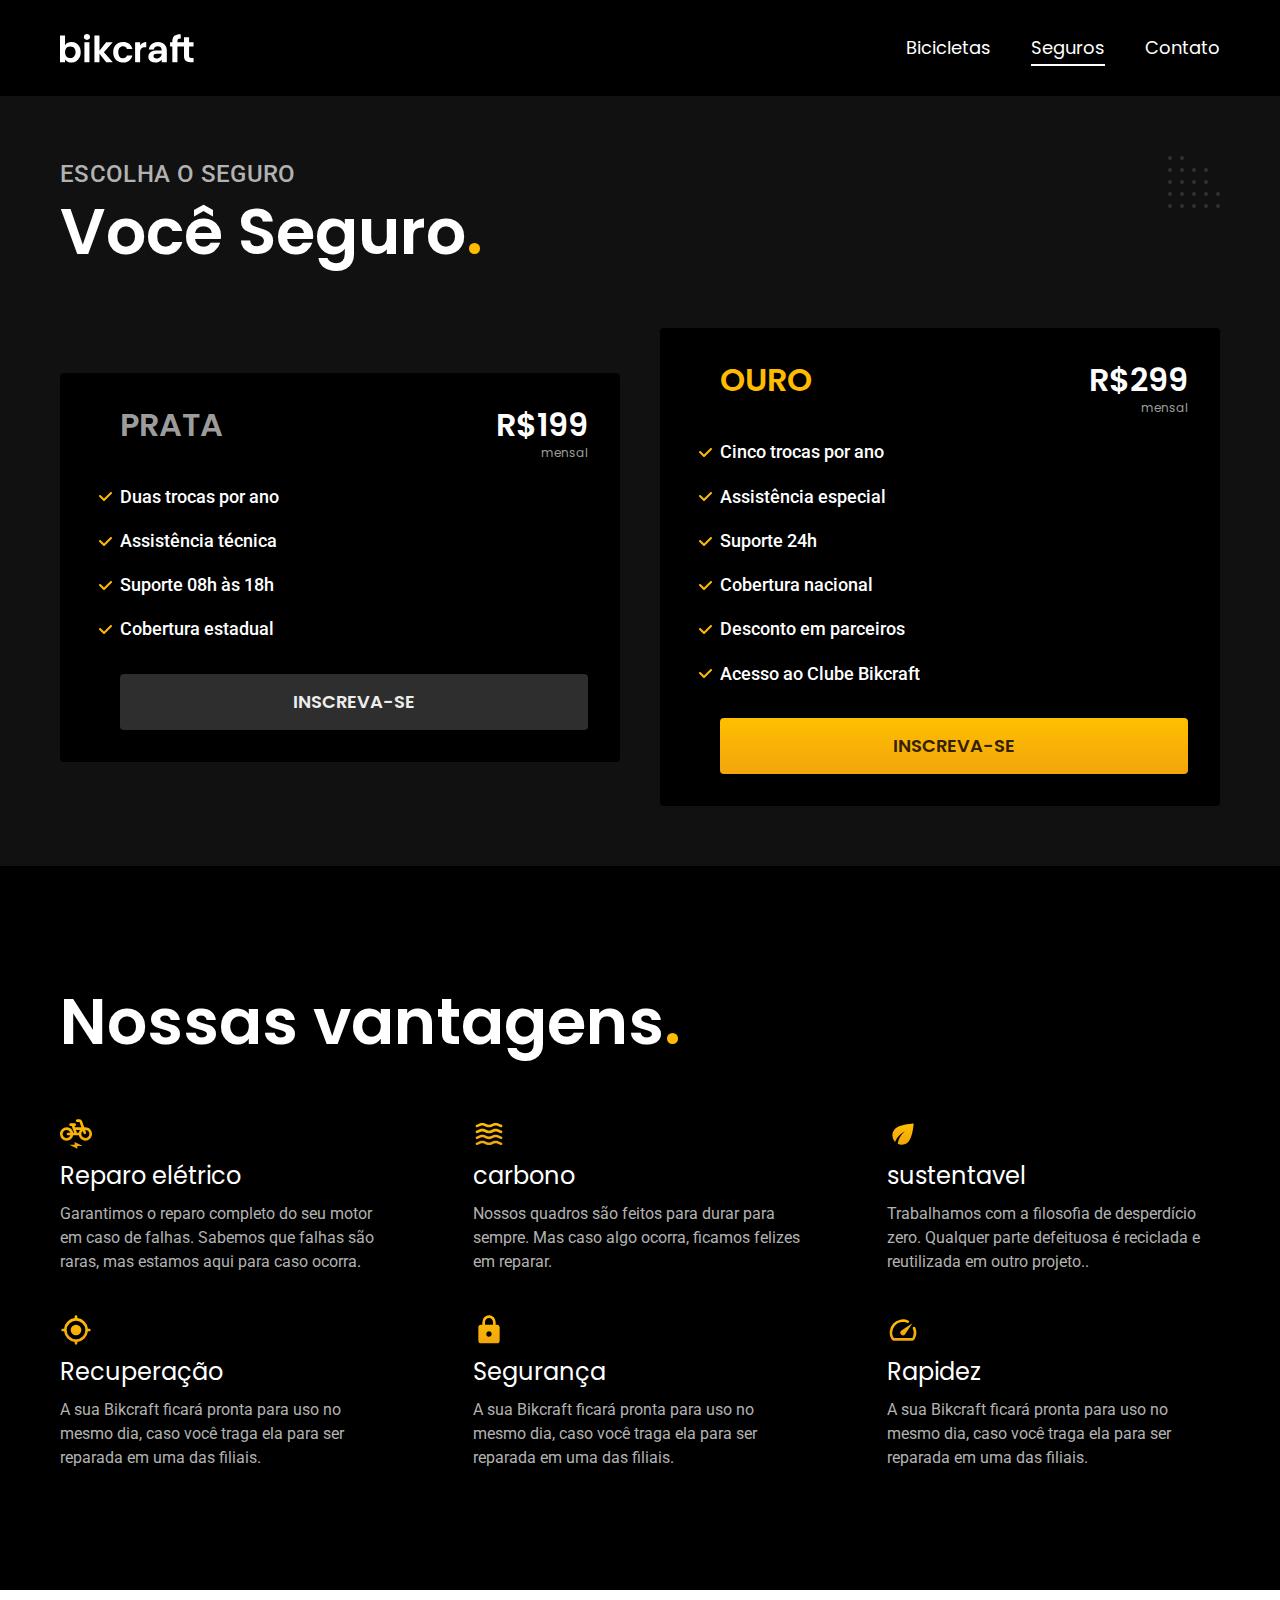
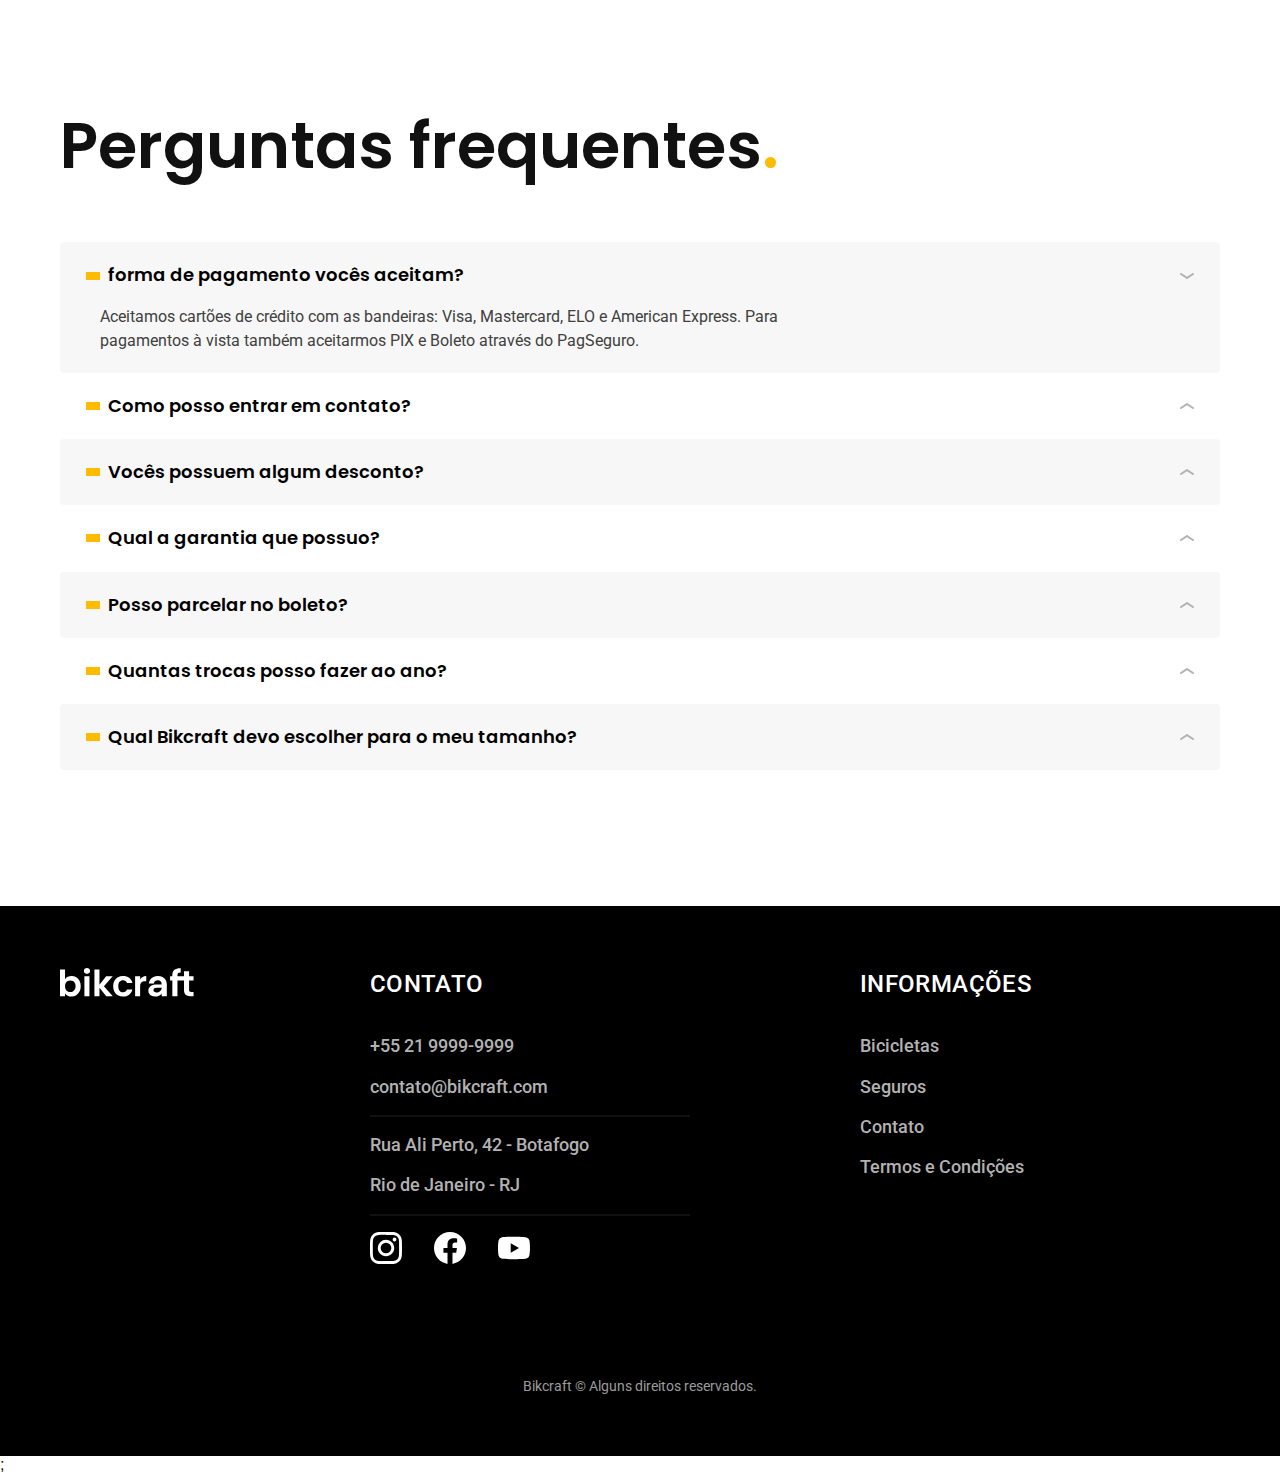
<file: seguros.html>
<!DOCTYPE html>
<html lang="pt-br">

<head>
  <meta charset="UTF-8">
  <meta name="viewport" content="width=device-width, initial-scale=1.0">

  <title>Seguros | Bikcraft</title>
  <meta name="description" content="Seguros Bikcraft.">

  <link rel="preload" href="./css/style.css" as="style">
  <link rel="stylesheet" href="./css/style.css">

  <link rel="preconnect" href="https://fonts.googleapis.com">
  <link rel="preconnect" href="https://fonts.gstatic.com" crossorigin>
  <link href="https://fonts.googleapis.com/css2?family=Merriweather:ital,wght@1,900&family=Poppins:wght@400;600&family=Roboto:wght@500&display=swap" rel="stylesheet">
  <Script>document.documentElement.classList.add('js');</Script>
</head>

<body id="seguros">
  <header class="header-bg">
    <div class="header container">
      <a href="./">
        <img src="./img/bikcraft.svg" alt="Bikcraft">
      </a>

      <nav aria-label="primaria">
        <ul class="header-menu font-1-m cor-0">
          <li><a href="./bicicletas.html">Bicicletas</a></li>
          <li><a href="./seguros.html">Seguros</a></li>
          <li><a href="./contato.html">Contato</a></li>
        </ul>
      </nav>
    </div>
  </header>
  <main class="seguros-bg">
    <div class="titulo-bg">
      <div class="titulo container">
        <p class="font-2-l-b cor-5">escolha o seguro</p>
        <H1 class="font-1-xxl cor-0 ">Você Seguro<span class="cor-p1">.</span></H1>
      </div>
    </div>
    <div class="seguros container">
      <div class="seguros-item fadeInLeft" data-anime="200">
        <h3 class="font-1-xl cor-6">PRATA</h3>
        <span class="font-1-xl cor-0">R$199 <span class="font-1-xs cor-6">mensal</span></span>
        <ul class="font-2-m cor-0">
          <li>Duas trocas por ano </li>
          <li>Assistência técnica </li>
          <li>Suporte 08h às 18h </li>
          <li>Cobertura estadual </li>
        </ul>
        <a class="botao secundario" href="./orcamento.html?tipo=seguro&produto=prata">Inscreva-se</a>
      </div>

      <div class="seguros-item fadeInRight" data-anime="400">
        <h3 class="font-1-xl cor-p1">OURO</h3>
        <span class="font-1-xl cor-0">R$299 <span class="font-1-xs cor-6">mensal</span></span>
        <ul class="font-2-m cor-0">
          <li>Cinco trocas por ano</li>
          <li>Assistência especial</li>
          <li>Suporte 24h</li>
          <li>Cobertura nacional</li>
          <li>Desconto em parceiros</li>
          <li>Acesso ao Clube Bikcraft</li>
        </ul>
        <a class="botao" href="./orcamento.html?tipo=seguro&produto=ouro">Inscreva-se</a>
      </div>
    </div>
    </article>

  </main>

  <article class="vantagens-bg">
    <div class="vantagens container">
      <h2 class="font-1-xxl cor-0">Nossas vantagens<span class="cor-p1">.</span></h2>
      <ul>
        <li>
          <img src="./img/icones/eletrica.svg" alt="">
          <h3 class="font-1-l cor-0"> Reparo elétrico</h3>
          <p class="font-2-s cor-5">Garantimos o reparo completo do seu motor em caso de falhas. Sabemos que falhas são raras, mas estamos aqui para caso ocorra.</p>
        </li>
        <li>
          <img src="./img/icones/carbono.svg" alt="">
          <h3 class="font-1-l cor-0">carbono</h3>
          <p class="font-2-s cor-5">Nossos quadros são feitos para durar para sempre. Mas caso algo ocorra, ficamos felizes em reparar.</p>
        </li>
        <li>
          <img src="./img/icones/sustentavel.svg" alt="">
          <h3 class="font-1-l cor-0">sustentavel</h3>
          <p class="font-2-s cor-5">Trabalhamos com a filosofia de desperdício zero. Qualquer parte defeituosa é reciclada e reutilizada em outro projeto..</p>
        </li>
        <li>
          <img src="./img/icones/rastreador.svg" alt="">
          <h3 class="font-1-l cor-0">Recuperação</h3>
          <p class="font-2-s cor-5">A sua Bikcraft ficará pronta para uso no mesmo dia, caso você traga ela para ser reparada em uma das filiais.</p>
        </li>
        <li>
          <img src="./img/icones/seguro.svg" alt="">
          <h3 class="font-1-l cor-0">Segurança</h3>
          <p class="font-2-s cor-5">A sua Bikcraft ficará pronta para uso no mesmo dia, caso você traga ela para ser reparada em uma das filiais.</p>
        </li>
        <li>
          <img src="./img/icones/velocidade.svg" alt="">
          <h3 class="font-1-l cor-0">Rapidez</h3>
          <p class="font-2-s cor-5">A sua Bikcraft ficará pronta para uso no mesmo dia, caso você traga ela para ser reparada em uma das filiais.</p>
        </li>
      </ul>
    </div>
  </article>

  <article class="perguntas container">
    <h2 class="font-1-xxl">Perguntas frequentes<span class="cor-p1">.</span></h2>
    <dl>
      <div>
        <dt><button class="font-1-m-b" aria-controls="pergunta1" aria-expanded="true"> forma de pagamento vocês aceitam?</button></dt>
        <dd id="pergunta1" class="font-2-s cor-9 ativa">Aceitamos cartões de crédito com as bandeiras: Visa, Mastercard, ELO e American Express. Para pagamentos à vista também aceitarmos PIX e Boleto através do PagSeguro.</dd>
      </div>

      <div>
        <dt><button class="font-1-m-b" aria-controls="pergunta2" aria-expanded="false">Como posso entrar em contato?</button></dt>
        <dd id="pergunta2" class="font-2-s cor-9">Aceitamos cartões de crédito com as bandeiras: Visa, Mastercard, ELO e American Express. Para pagamentos à vista também aceitarmos PIX e Boleto através do PagSeguro.</dd>
      </div>

      <div>
        <dt><button class="font-1-m-b" aria-controls="pergunta3" aria-expanded="false">Vocês possuem algum desconto?</button></dt>
        <dd id="pergunta3" class="font-2-s cor-9">Aceitamos cartões de crédito com as bandeiras: Visa, Mastercard, ELO e American Express. Para pagamentos à vista também aceitarmos PIX e Boleto através do PagSeguro.</dd>
      </div>

      <div>
        <dt><button class="font-1-m-b" aria-controls="pergunta4" aria-expanded="false">Qual a garantia que possuo?</button></dt>
        <dd id="pergunta4" class="font-2-s cor-9">Aceitamos cartões de crédito com as bandeiras: Visa, Mastercard, ELO e American Express. Para pagamentos à vista também aceitarmos PIX e Boleto através do PagSeguro.</dd>
      </div>

      <div>
        <dt><button class="font-1-m-b" aria-controls="pergunta5" aria-expanded="false">Posso parcelar no boleto?</button></dt>
        <dd id="pergunta5" class="font-2-s cor-9">Aceitamos cartões de crédito com as bandeiras: Visa, Mastercard, ELO e American Express. Para pagamentos à vista também aceitarmos PIX e Boleto através do PagSeguro.</dd>
      </div>

      <div>
        <dt><button class="font-1-m-b" aria-controls="pergunta6" aria-expanded="false">Quantas trocas posso fazer ao ano?</button></dt>
        <dd id="pergunta6" class="font-2-s cor-9">Aceitamos cartões de crédito com as bandeiras: Visa, Mastercard, ELO e American Express. Para pagamentos à vista também aceitarmos PIX e Boleto através do PagSeguro.</dd>
      </div>

      <div>
        <dt><button class="font-1-m-b" aria-controls="pergunta7" aria-expanded="false">Qual Bikcraft devo escolher para o meu tamanho?</button></dt>
        <dd id="pergunta7" class="font-2-s cor-9">Aceitamos cartões de crédito com as bandeiras: Visa, Mastercard, ELO e American Express. Para pagamentos à vista também aceitarmos PIX e Boleto através do PagSeguro.</dd>
      </div>
    </dl>

  </article>

  <footer class="footer-bg">
    <div class="footer container">
      <img src="./img/bikcraft.svg" alt="Bikcraft">

      <div class="footer-contato">
        <h3 class="font-2-l-b cor-0">Contato</h3>
        <ul class="font-2-m cor-5">
          <li><a href="tel:+552199999999">+55 21 9999-9999</a></li>
          <li><a href="mailto:contato@bikcraft.com">contato@bikcraft.com</a></li>
          <li>Rua Ali Perto, 42 - Botafogo</li>
          <li>Rio de Janeiro - RJ</li>
          <div class="footer-redes">
            <a href="./">
              <img src="./img/redes/instagram.svg" alt="Instagram">
            </a>
            <a href="./">
              <img src="./img/redes/facebook.svg" alt="Facebook">
            </a>
            <a href="./">
              <img src="./img/redes/youtube.svg" alt="Youtube">
            </a>
          </div>
      </div>

      <div class="footer-informacoes">
        <h3 class="font-2-l-b cor-0">Informações</h3>
        <nav>
          <ul class="font-2-m cor-5">
            <li><a href="./bicicletas.html">Bicicletas</a></li>
            <li><a href="./seguros.html">Seguros</a></li>
            <li><a href="./contato.html">Contato</a></li>
            <li><a href="./termos.html">Termos e Condições</a></li>
          </ul>
        </nav>
      </div>
      </ul>
      <p class="footer-copy font-2-xs cor-6">Bikcraft © Alguns direitos reservados.</p>

    </div>
  </footer>
  <script src="./js/plugins/simple-anime.js"></script>;
  <script src="./js/script.js"></script>
</body>

</html>
</file>
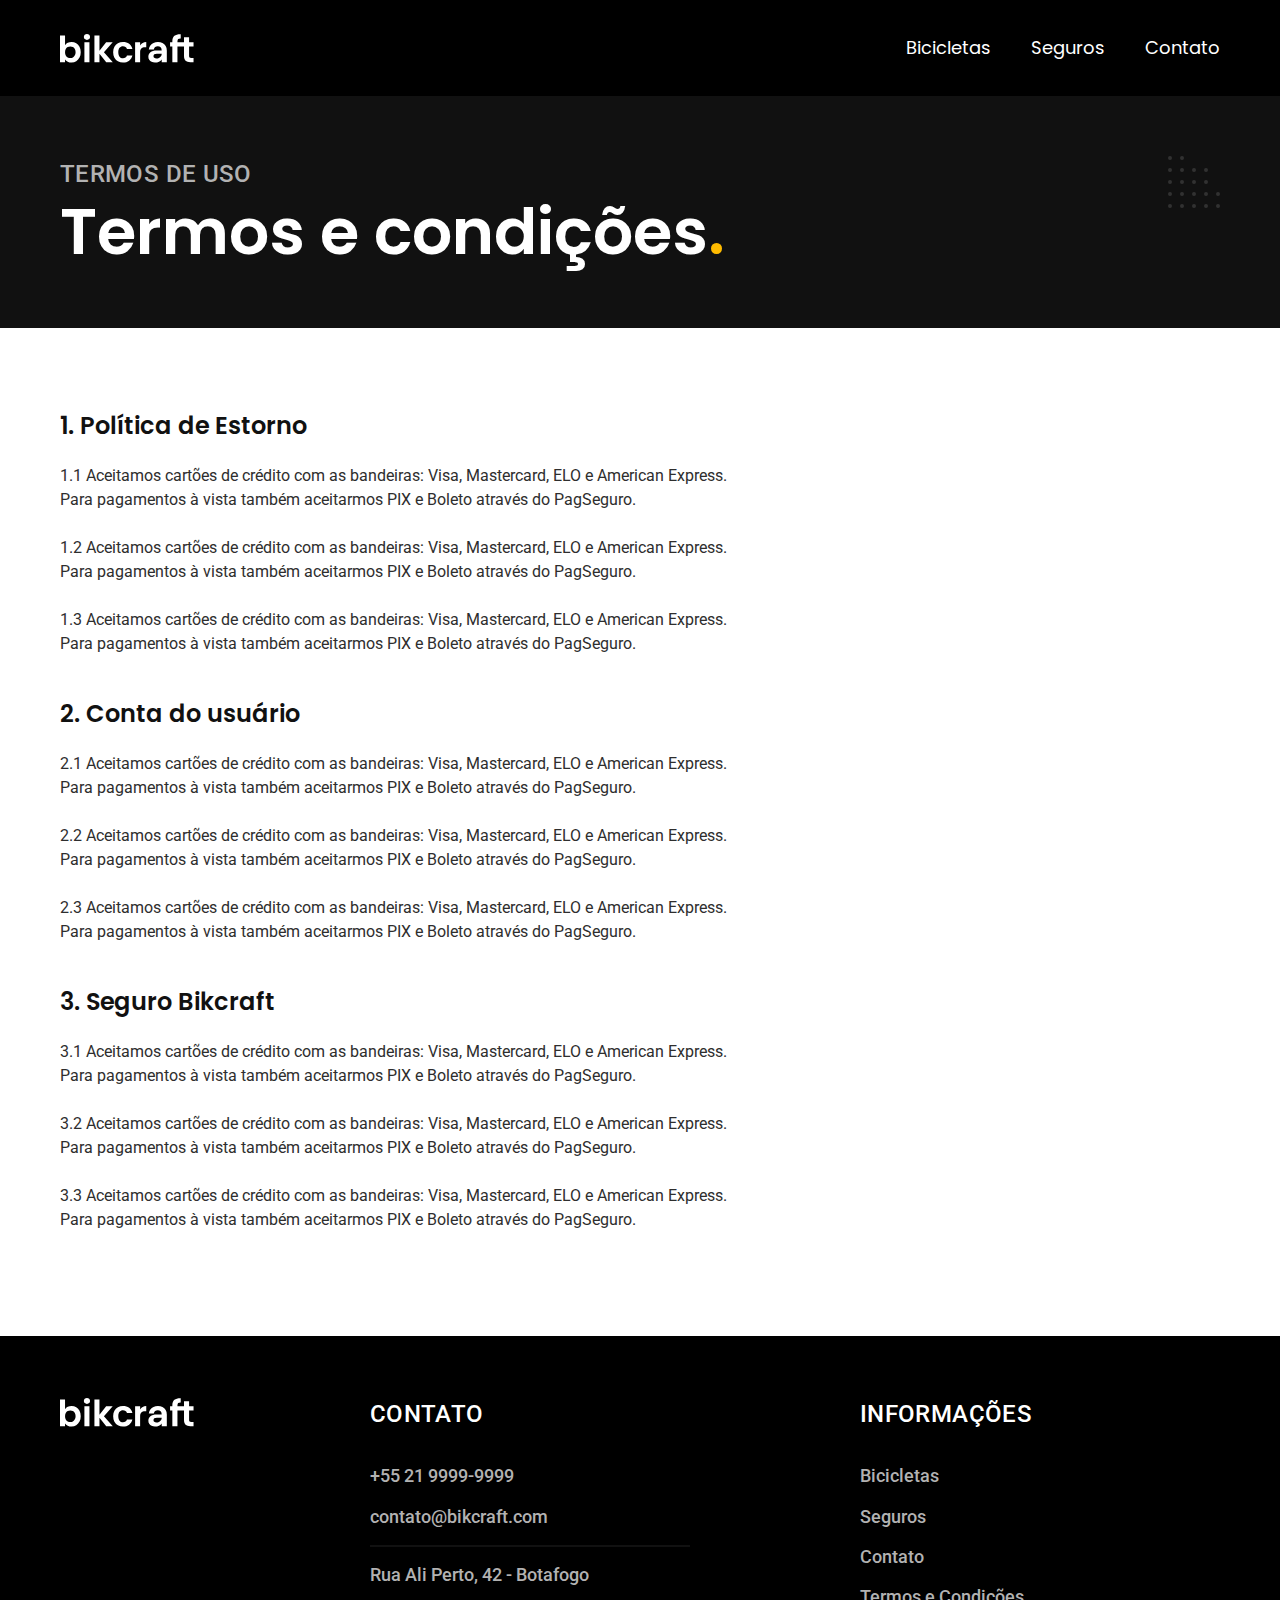
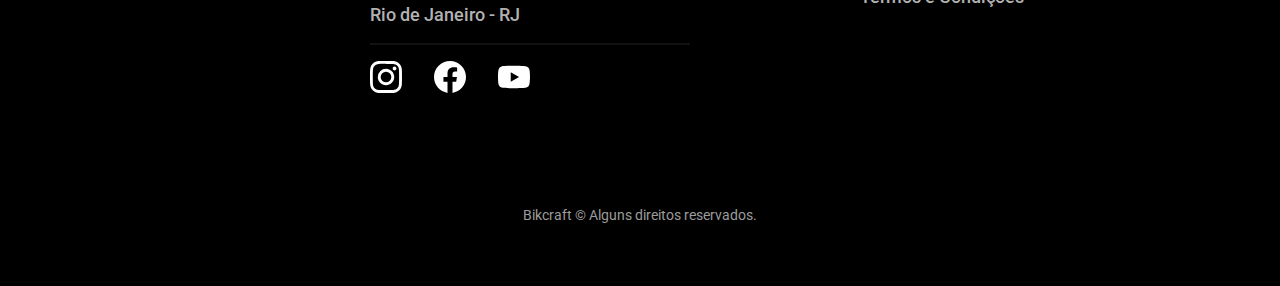
<file: termos.html>
<!DOCTYPE html>
<html lang="pt-br">

<head>
  <meta charset="UTF-8">
  <meta name="viewport" content="width=device-width, initial-scale=1.0">

  <title>Termos e Condições | Bikcraft</title>
  <meta name="description" content="Termos e condições.">

  <link rel="preload" href="./css/style.css" as="style">
  <link rel="stylesheet" href="./css/style.css">

  <link rel="preconnect" href="https://fonts.googleapis.com">
  <link rel="preconnect" href="https://fonts.gstatic.com" crossorigin>
  <link href="https://fonts.googleapis.com/css2?family=Merriweather:ital,wght@1,900&family=Poppins:wght@400;600&family=Roboto:wght@500&display=swap" rel="stylesheet">
  <Script>document.documentElement.classList.add('js');</Script>
</head>

<body id="termos">
  <header class="header-bg">
    <div class="header container">
      <a href="./">
        <img src="./img/bikcraft.svg" alt="Bikcraft">
      </a>

      <nav aria-label="primaria">
        <ul class="header-menu font-1-m cor-0">
          <li><a href="./bicicletas.html">Bicicletas</a></li>
          <li><a href="./seguros.html">Seguros</a></li>
          <li><a href="./contato.html">Contato</a></li>
        </ul>
      </nav>
    </div>
  </header>
  <main>
    <div class="titulo-bg">
      <div class="titulo container">
        <p class="font-2-l-b cor-5">TERMOS DE USO</p>
        <H1 class="font-1-xxl cor-0 ">Termos e condições<span class="cor-p1">.</span></H1>
      </div>
    </div>

    <div class="termos font-2-s cor-10 container">
      <h2 class="font-1-l cor-11">1. Política de Estorno</h2>
      <p>1.1 Aceitamos cartões de crédito com as bandeiras: Visa, Mastercard, ELO e American Express. Para pagamentos à vista também aceitarmos PIX e Boleto através do PagSeguro.</p>
      <p>1.2 Aceitamos cartões de crédito com as bandeiras: Visa, Mastercard, ELO e American Express. Para pagamentos à vista também aceitarmos PIX e Boleto através do PagSeguro.</p>
      <p>1.3 Aceitamos cartões de crédito com as bandeiras: Visa, Mastercard, ELO e American Express. Para pagamentos à vista também aceitarmos PIX e Boleto através do PagSeguro.</p>
      <h2 class="font-1-l cor-11">2. Conta do usuário</h2>
      <p>2.1 Aceitamos cartões de crédito com as bandeiras: Visa, Mastercard, ELO e American Express. Para pagamentos à vista também aceitarmos PIX e Boleto através do PagSeguro.</p>
      <p>2.2 Aceitamos cartões de crédito com as bandeiras: Visa, Mastercard, ELO e American Express. Para pagamentos à vista também aceitarmos PIX e Boleto através do PagSeguro.</p>
      <p>2.3 Aceitamos cartões de crédito com as bandeiras: Visa, Mastercard, ELO e American Express. Para pagamentos à vista também aceitarmos PIX e Boleto através do PagSeguro.</p>
      <h2 class="font-1-l cor-11">3. Seguro Bikcraft</h2>
      <p>3.1 Aceitamos cartões de crédito com as bandeiras: Visa, Mastercard, ELO e American Express. Para pagamentos à vista também aceitarmos PIX e Boleto através do PagSeguro.</p>
      <p>3.2 Aceitamos cartões de crédito com as bandeiras: Visa, Mastercard, ELO e American Express. Para pagamentos à vista também aceitarmos PIX e Boleto através do PagSeguro.</p>
      <p>3.3 Aceitamos cartões de crédito com as bandeiras: Visa, Mastercard, ELO e American Express. Para pagamentos à vista também aceitarmos PIX e Boleto através do PagSeguro.</p>
    </div>

  </main>
  <footer class="footer-bg">
    <div class="footer container">
      <img src="./img/bikcraft.svg" alt="Bikcraft">

      <div class="footer-contato">
        <h3 class="font-2-l-b cor-0">Contato</h3>
        <ul class="font-2-m cor-5">
          <li><a href="tel:+552199999999">+55 21 9999-9999</a></li>
          <li><a href="mailto:contato@bikcraft.com">contato@bikcraft.com</a></li>
          <li>Rua Ali Perto, 42 - Botafogo</li>
          <li>Rio de Janeiro - RJ</li>
          <div class="footer-redes">
            <a href="./">
              <img src="./img/redes/instagram.svg" alt="Instagram">
            </a>
            <a href="./">
              <img src="./img/redes/facebook.svg" alt="Facebook">
            </a>
            <a href="./">
              <img src="./img/redes/youtube.svg" alt="Youtube">
            </a>
          </div>
      </div>

      <div class="footer-informacoes">
        <h3 class="font-2-l-b cor-0">Informações</h3>
        <nav>
          <ul class="font-2-m cor-5">
            <li><a href="./bicicletas.html">Bicicletas</a></li>
            <li><a href="./seguros.html">Seguros</a></li>
            <li><a href="./contato.html">Contato</a></li>
            <li><a href="./termos.html">Termos e Condições</a></li>
          </ul>
        </nav>
      </div>
      </ul>
      <p class="footer-copy font-2-xs cor-6">Bikcraft © Alguns direitos reservados.</p>

    </div>
  </footer>
  <script src="./js/script.js"></script>
</body>

</html>
</file>
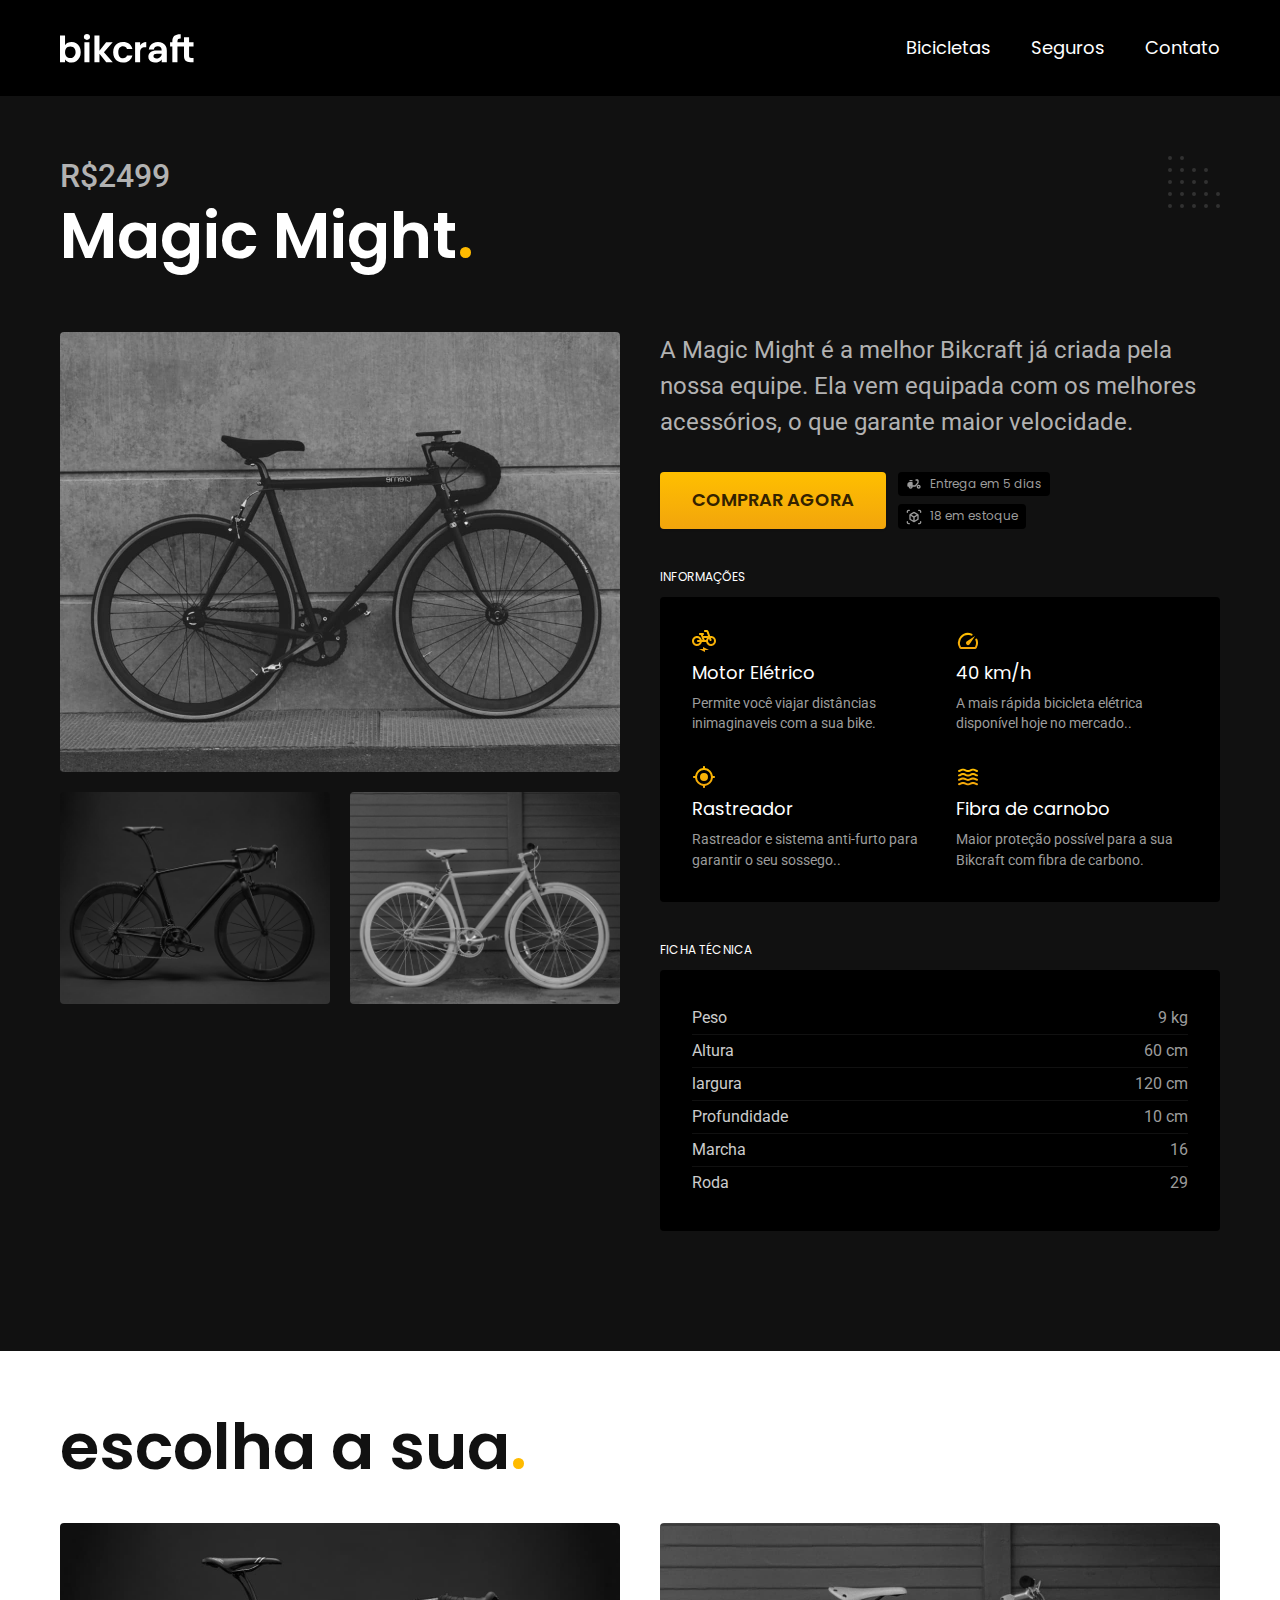
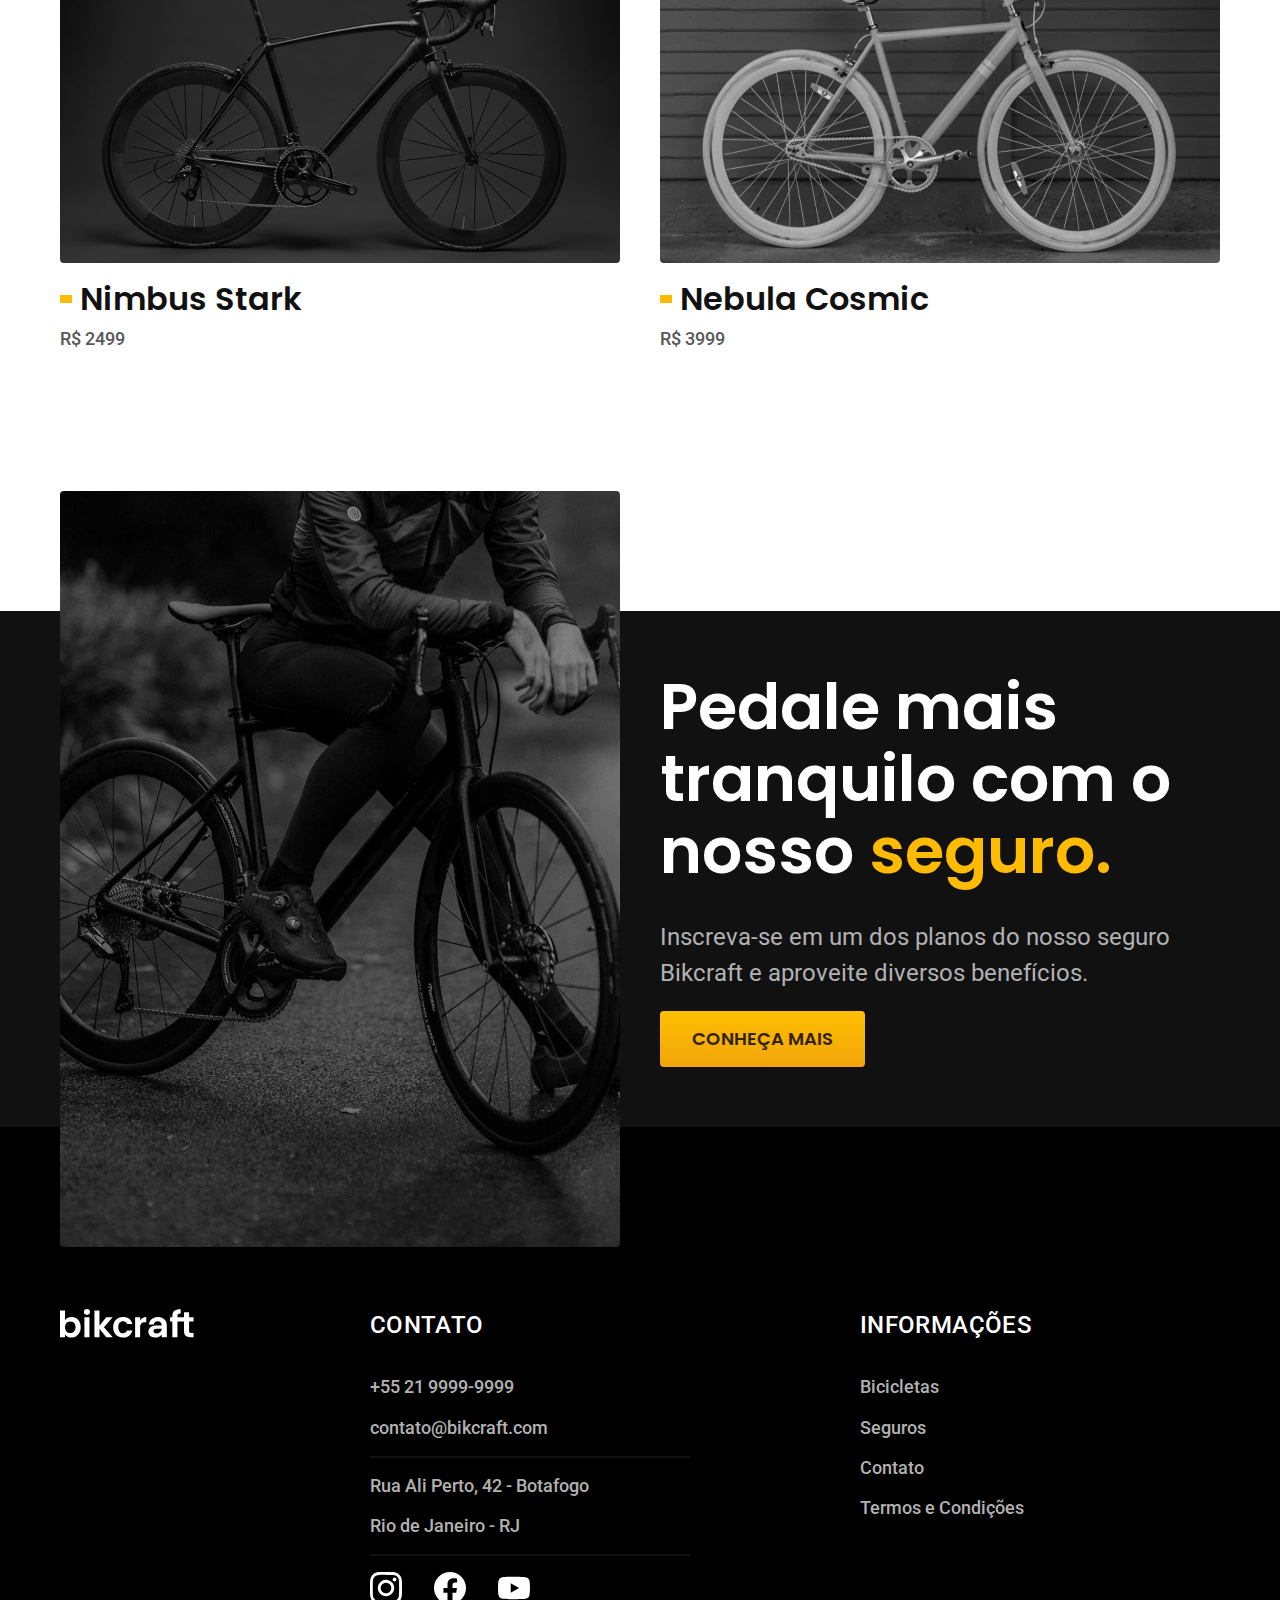
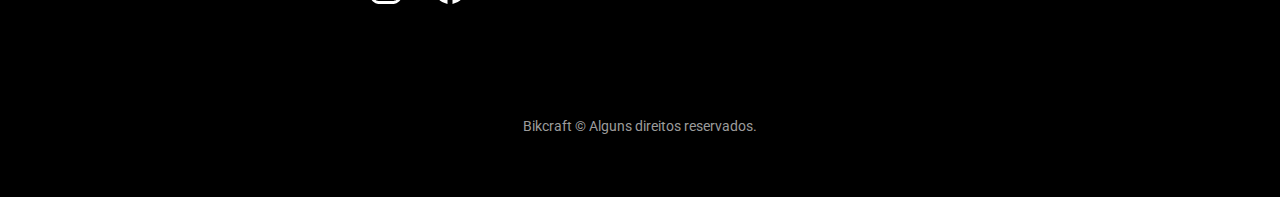
<file: bicicletas/magic.html>
<!DOCTYPE html>
<html lang="pt-br">

<head>
  <meta charset="UTF-8">
  <meta name="viewport" content="width=device-width, initial-scale=1.0">

  <title>Magic Might | Bikcraft</title>
  <meta name="description" content="Magic Might">

  <link rel="stylesheet" href="../css/style.css">

  <link rel="preconnect" href="https://fonts.googleapis.com">
  <link rel="preconnect" href="https://fonts.gstatic.com" crossorigin>
  <link href="https://fonts.googleapis.com/css2?family=Merriweather:ital,wght@1,900&family=Poppins:wght@400;600&family=Roboto:wght@500&display=swap" rel="stylesheet">
  <Script>document.documentElement.classList.add('js');</Script>
</head>

<body id="bicicleta">
  <header class="header-bg">
    <div class="header container">
      <a href="../">
        <img src="../img/bikcraft.svg" alt="Bikcraft">
      </a>

      <nav aria-label="primaria">
        <ul class="header-menu font-1-m cor-0">
          <li><a href="../bicicletas.html">Bicicletas</a></li>
          <li><a href="../seguros.html">Seguros</a></li>
          <li><a href="../contato.html">Contato</a></li>
        </ul>
      </nav>
    </div>
  </header>

  <main class="titulo-bg">
    <div>
      <div class="titulo container">
        <p class="font-2-xl cor-5">R$2499</p>
        <H1 class="font-1-xxl cor-0 ">Magic Might<span class="cor-p1">.</span></H1>
      </div>
    </div>
    <div class="bicicleta container">
      <div class="bicicleta-imagens">
        <img src="../img/bicicleta/nimbus2.jpg" alt="">
        <img src="../img/bicicleta/nimbus1.jpg" alt="">
        <img src="../img/bicicleta/nimbus3.jpg" alt="">
      </div>
      <div class="bicicleta-conteudo">
        <p class="font-2-l cor-5">A Magic Might é a melhor Bikcraft já criada pela nossa equipe. Ela vem equipada com os melhores acessórios, o que garante maior velocidade.</p>

        <div class="bicicleta-comprar">
          <a class="botao" href="../orcamento.html?tipo=bikcraft&produto=magic">comprar agora</a>
          <span class="font-1-xs cor-6"><img src="../img/icones/entrega.svg" alt=""> Entrega em 5 dias</span>
          <span class="font-1-xs cor-6"><img src="../img/icones/estoque.svg" alt=""> 18 em estoque</span>
        </div>

        <h2 class="font-1-xs cor-0">Informações</h2>
        <ul class="bicicleta-informacoes">
          <li><img src="../img/icones/eletrica.svg" alt="">
            <h3 class="font-1-m cor-0">Motor Elétrico</h3>
            <p class="font-2-xs cor-6">Permite você viajar distâncias inimaginaveis com a sua bike.</p>
          </li>

          <li><img src="../img/icones/velocidade.svg" alt="">
            <h3 class="font-1-m cor-0">40 km/h</h3>
            <p class="font-2-xs cor-6">A mais rápida bicicleta elétrica disponível hoje no mercado..</p>
          </li>

          <li><img src="../img/icones/rastreador.svg" alt="">
            <h3 class="font-1-m cor-0">Rastreador</h3>
            <p class="font-2-xs cor-6">Rastreador e sistema anti-furto para garantir o seu sossego..</p>
          </li>

          <li><img src="../img/icones/carbono.svg" alt="">
            <h3 class="font-1-m cor-0">Fibra de carnobo</h3>
            <p class="font-2-xs cor-6">Maior proteção possível para a sua Bikcraft com fibra de carbono.</p>
          </li>

        </ul>
        <h2 class="font-1-xs cor-0">Ficha técnica</h2>

        <ul class="bicicleta-ficha font-2-s cor-4">
          <li>
            Peso <span>9 kg</span>
          </li>
          <li>
            Altura <span>60 cm</span>
          </li>
          <li>
            largura <span>120 cm</span>
          </li>
          <li>
            Profundidade <span>10 cm</span>
          </li>
          <li>
            Marcha <span>16</span>
          </li>
          <li>
            Roda <span>29</span>
          </li>
        </ul>
      </div>
    </div>
  </main>

  <article class="bicicletas-lista container">
    <h2 class="font-1-xxl">escolha a sua<span class="cor-p1">.</span></h2>

    <ul>
      <li>
        <a href="./nimbus.html">
          <img src="../img/bicicletas/nimbus.jpg" alt="Bicicleta preta">
          <h3 class="font-1-xl">Nimbus Stark</h3>
          <span class="font-2-m cor-8">R$ 2499</span>
        </a>
      </li>

      <li>
        <a href="./nebula.html">
          <img src="../img/bicicletas/nebula.jpg" alt="Bicicleta preta">
          <h3 class="font-1-xl">Nebula Cosmic</h3>
          <span class="font-2-m cor-8">R$ 3999</span>
        </a>
      </li>
    </ul>
  </article>

  <article class="seguro-bg">

    <div class="seguro container">
      <div class="seguro-imagem"><img src="../img/fotos/seguros.jpg" alt="Pessoa parada em cima de uma bicicleta">
      </div>

      <div class="seguro-conteudo">
        <h2 class="font-1-xxl cor-0">Pedale mais tranquilo com o nosso <span class="cor-p1">seguro.</span></h2>
        <p class="font-2-l cor-5">Inscreva-se em um dos planos do nosso seguro Bikcraft e aproveite diversos benefícios.</p>
        <a class="botao" href="../seguros.html">conheça mais</a>
      </div>

    </div>
  </article>

  <footer class="footer-bg">
    <div class="footer container">
      <img src="../img/bikcraft.svg" alt="Bikcraft">

      <div class="footer-contato">
        <h3 class="font-2-l-b cor-0">Contato</h3>
        <ul class="font-2-m cor-5">
          <li><a href="tel:+552199999999">+55 21 9999-9999</a></li>
          <li><a href="mailto:contato@bikcraft.com">contato@bikcraft.com</a></li>
          <li>Rua Ali Perto, 42 - Botafogo</li>
          <li>Rio de Janeiro - RJ</li>
          <div class="footer-redes">
            <a href="../">
              <img src="../img/redes/instagram.svg" alt="Instagram">
            </a>
            <a href="../">
              <img src="../img/redes/facebook.svg" alt="Facebook">
            </a>
            <a href="../">
              <img src="../img/redes/youtube.svg" alt="Youtube">
            </a>
          </div>
      </div>

      <div class="footer-informacoes">
        <h3 class="font-2-l-b cor-0">Informações</h3>
        <nav>
          <ul class="font-2-m cor-5">
            <li><a href="../bicicletas.html">Bicicletas</a></li>
            <li><a href="../seguros.html">Seguros</a></li>
            <li><a href="../contato.html">Contato</a></li>
            <li><a href="../termos.html">Termos e Condições</a></li>
          </ul>
        </nav>
      </div>
      </ul>
      <p class="footer-copy font-2-xs cor-6">Bikcraft © Alguns direitos reservados.</p>

    </div>
  </footer>
  <script src="../js/script.js"></script>
</body>

</html>
</file>
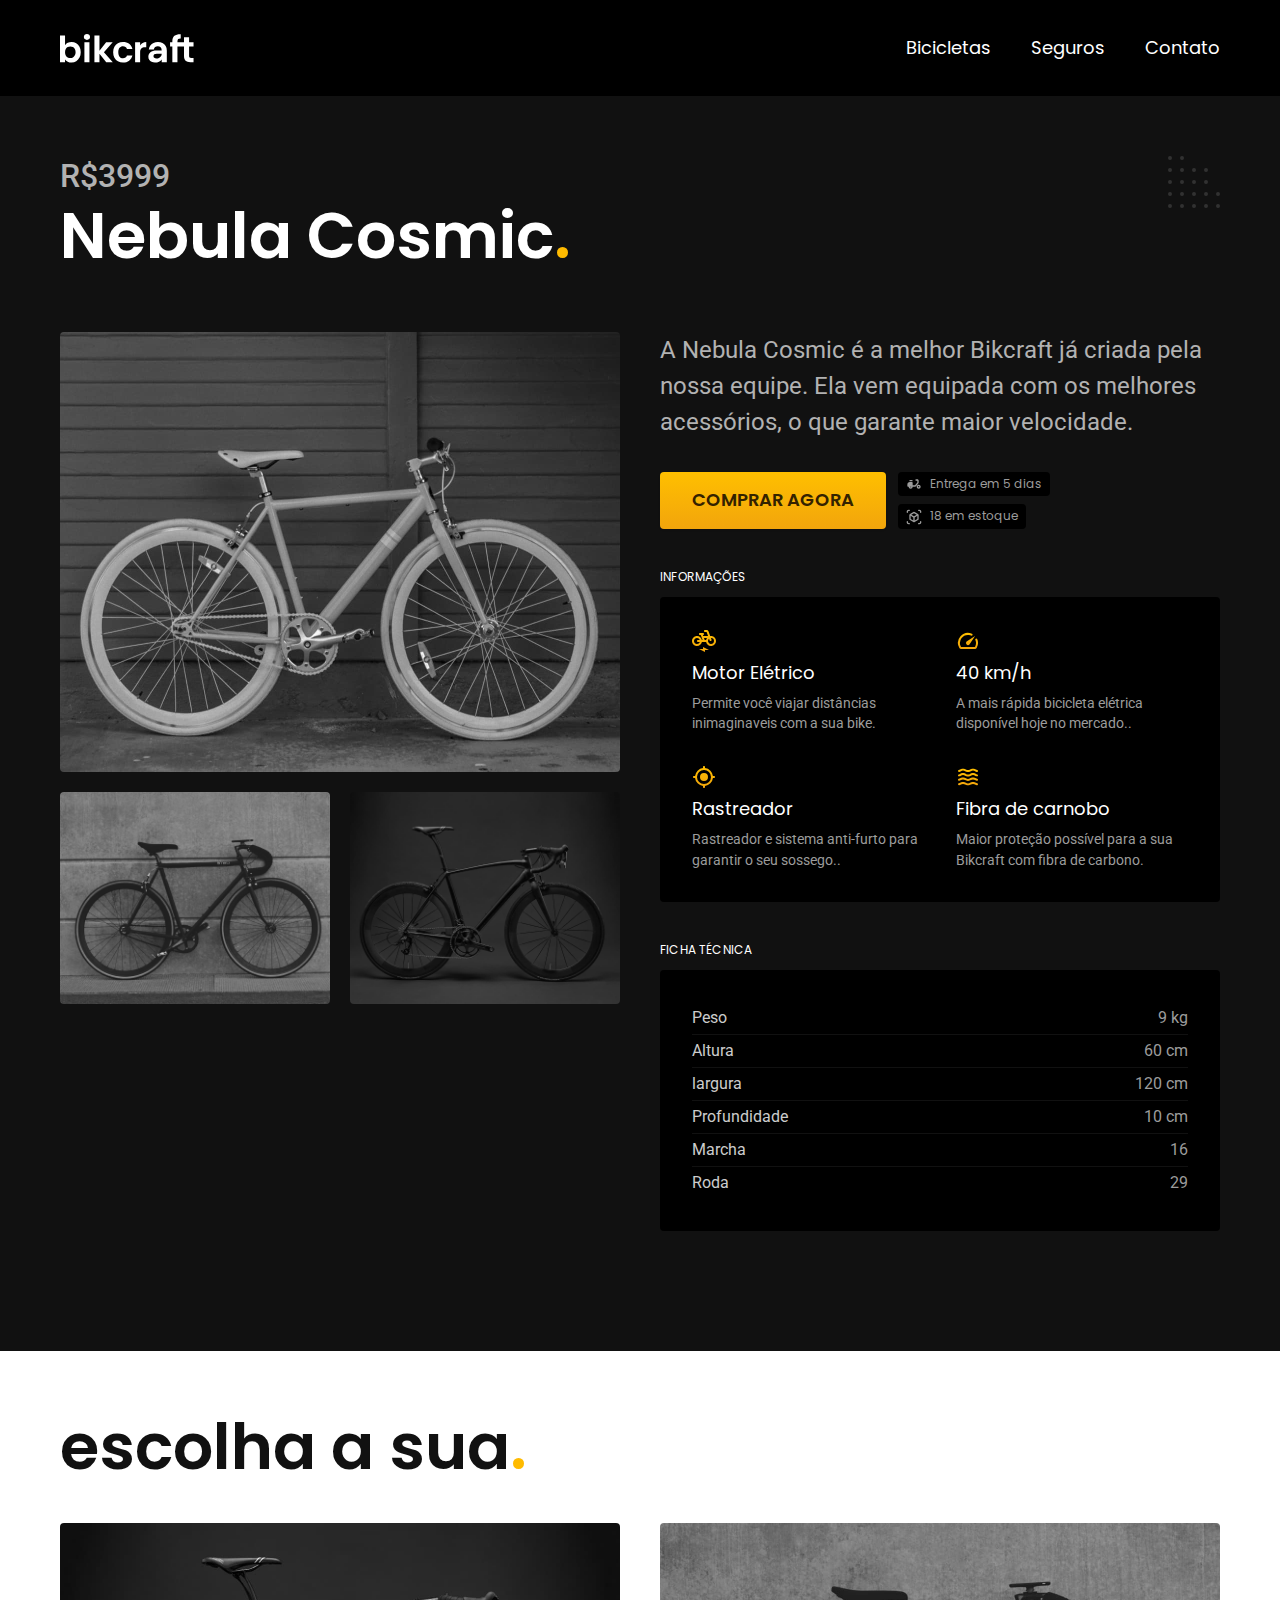
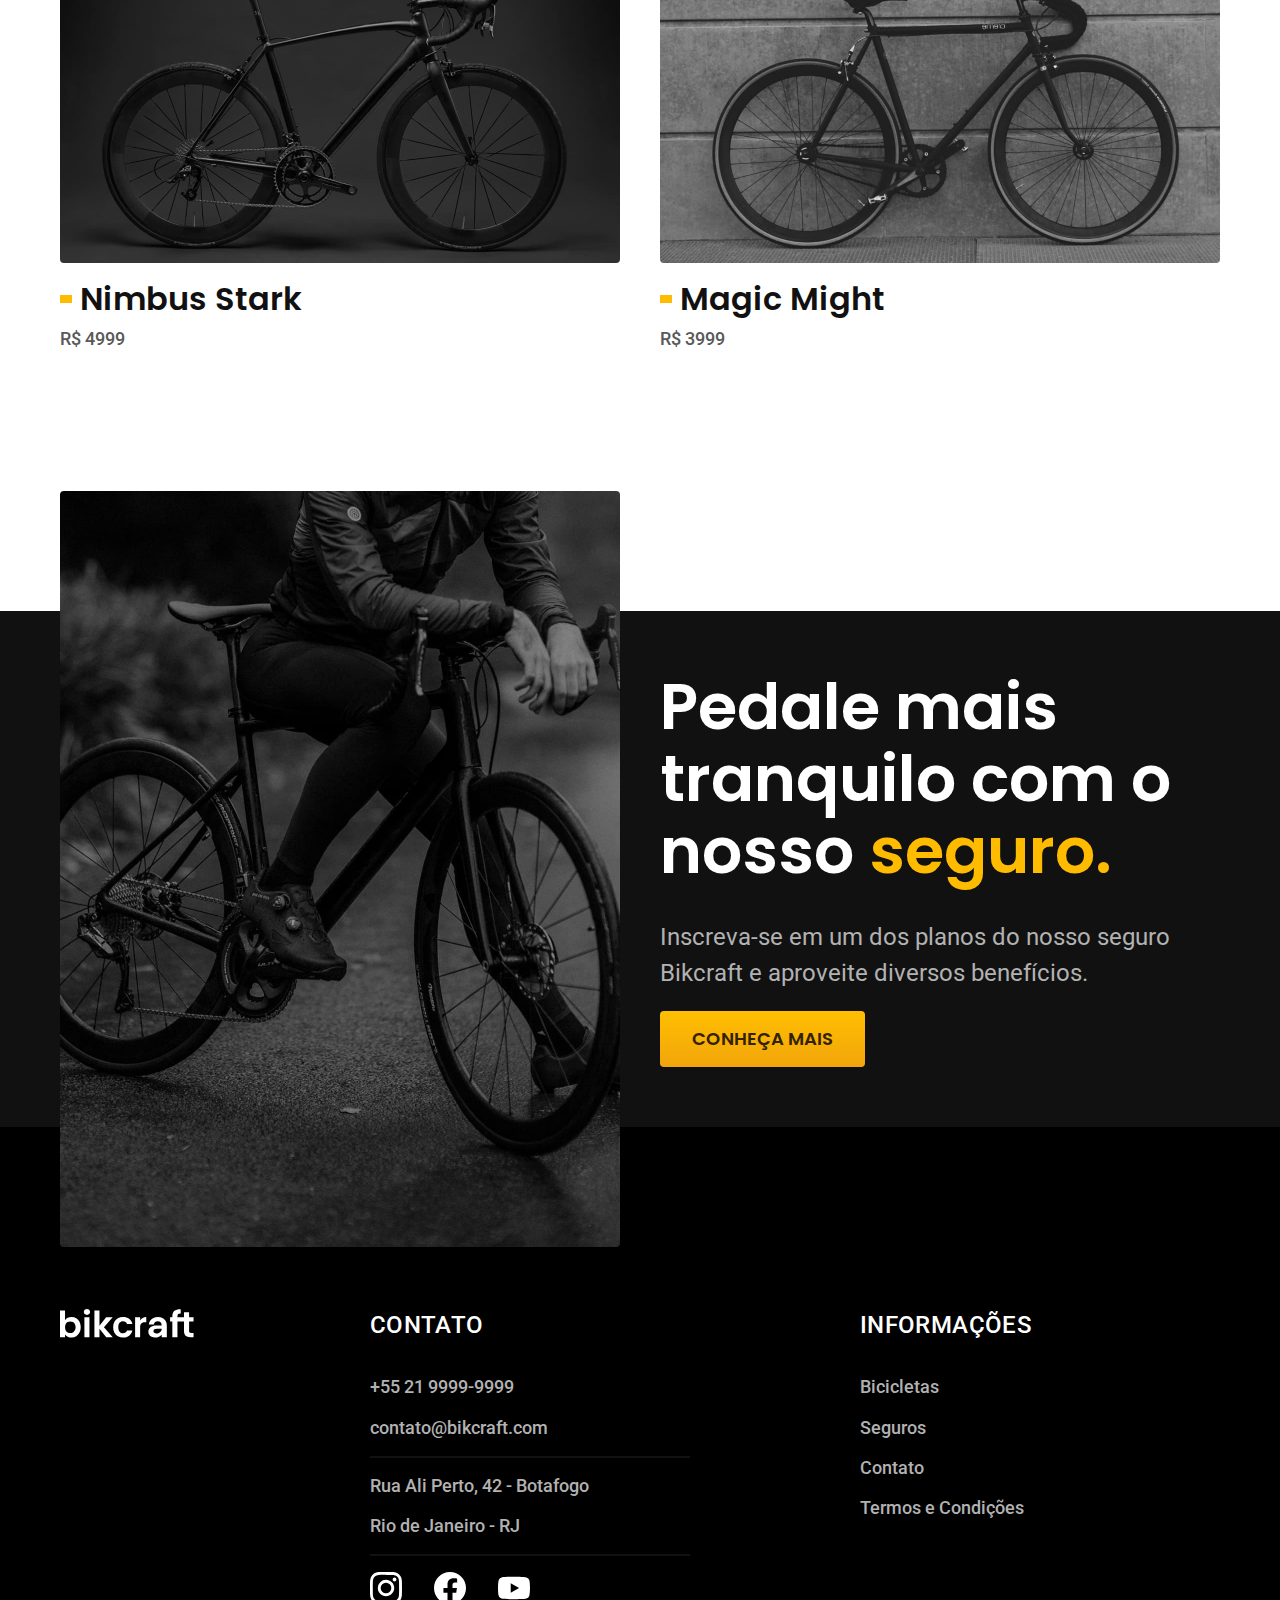
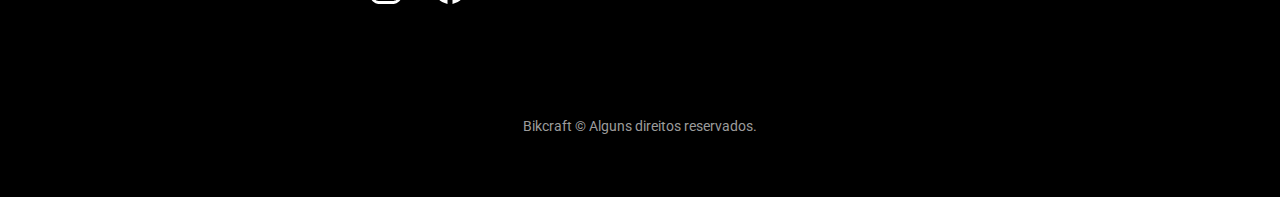
<file: bicicletas/nebula.html>
<!DOCTYPE html>
<html lang="pt-br">

<head>
  <meta charset="UTF-8">
  <meta name="viewport" content="width=device-width, initial-scale=1.0">

  <title>Nebula Cosmic | Bikcraft</title>
  <meta name="description" content="Nebula Cosmic.">

  <link rel="stylesheet" href="../css/style.css">

  <link rel="preconnect" href="https://fonts.googleapis.com">
  <link rel="preconnect" href="https://fonts.gstatic.com" crossorigin>
  <link href="https://fonts.googleapis.com/css2?family=Merriweather:ital,wght@1,900&family=Poppins:wght@400;600&family=Roboto:wght@500&display=swap" rel="stylesheet">
  <Script>document.documentElement.classList.add('js');</Script>
</head>

<body id="bicicleta">
  <header class="header-bg">
    <div class="header container">
      <a href="../">
        <img src="../img/bikcraft.svg" alt="Bikcraft">
      </a>

      <nav aria-label="primaria">
        <ul class="header-menu font-1-m cor-0">
          <li><a href="../bicicletas.html">Bicicletas</a></li>
          <li><a href="../seguros.html">Seguros</a></li>
          <li><a href="../contato.html">Contato</a></li>
        </ul>
      </nav>
    </div>
  </header>

  <main class="titulo-bg">
    <div>
      <div class="titulo container">
        <p class="font-2-xl cor-5">R$3999</p>
        <H1 class="font-1-xxl cor-0 ">Nebula Cosmic<span class="cor-p1">.</span></H1>
      </div>
    </div>
    <div class="bicicleta container">
      <div class="bicicleta-imagens">
        <img src="../img/bicicleta/nimbus3.jpg" alt="">
        <img src="../img/bicicleta/nimbus2.jpg" alt="">
        <img src="../img/bicicleta/nimbus1.jpg" alt="">
      </div>
      <div class="bicicleta-conteudo">
        <p class="font-2-l cor-5">A Nebula Cosmic é a melhor Bikcraft já criada pela nossa equipe. Ela vem equipada com os melhores acessórios, o que garante maior velocidade.</p>

        <div class="bicicleta-comprar">
          <a class="botao" href="../orcamento.html?tipo=bikcraft&produto=nebula">comprar agora</a>
          <span class="font-1-xs cor-6"><img src="../img/icones/entrega.svg" alt=""> Entrega em 5 dias</span>
          <span class="font-1-xs cor-6"><img src="../img/icones/estoque.svg" alt=""> 18 em estoque</span>
        </div>

        <h2 class="font-1-xs cor-0">Informações</h2>
        <ul class="bicicleta-informacoes">
          <li><img src="../img/icones/eletrica.svg" alt="">
            <h3 class="font-1-m cor-0">Motor Elétrico</h3>
            <p class="font-2-xs cor-6">Permite você viajar distâncias inimaginaveis com a sua bike.</p>
          </li>

          <li><img src="../img/icones/velocidade.svg" alt="">
            <h3 class="font-1-m cor-0">40 km/h</h3>
            <p class="font-2-xs cor-6">A mais rápida bicicleta elétrica disponível hoje no mercado..</p>
          </li>

          <li><img src="../img/icones/rastreador.svg" alt="">
            <h3 class="font-1-m cor-0">Rastreador</h3>
            <p class="font-2-xs cor-6">Rastreador e sistema anti-furto para garantir o seu sossego..</p>
          </li>

          <li><img src="../img/icones/carbono.svg" alt="">
            <h3 class="font-1-m cor-0">Fibra de carnobo</h3>
            <p class="font-2-xs cor-6">Maior proteção possível para a sua Bikcraft com fibra de carbono.</p>
          </li>

        </ul>
        <h2 class="font-1-xs cor-0">Ficha técnica</h2>

        <ul class="bicicleta-ficha font-2-s cor-4">
          <li>
            Peso <span>9 kg</span>
          </li>
          <li>
            Altura <span>60 cm</span>
          </li>
          <li>
            largura <span>120 cm</span>
          </li>
          <li>
            Profundidade <span>10 cm</span>
          </li>
          <li>
            Marcha <span>16</span>
          </li>
          <li>
            Roda <span>29</span>
          </li>
        </ul>
      </div>
    </div>
  </main>

  <article class="bicicletas-lista container">
    <h2 class="font-1-xxl">escolha a sua<span class="cor-p1">.</span></h2>

    <ul>
      <li>
        <a href="./nimbus.html">
          <img src="../img/bicicletas/nimbus.jpg" alt="Bicicleta preta">
          <h3 class="font-1-xl">Nimbus Stark</h3>
          <span class="font-2-m cor-8">R$ 4999</span>
        </a>
      </li>

      <li>
        <a href="./magic.html">
          <img src="../img/bicicletas/magic.jpg" alt="Bicicleta preta">
          <h3 class="font-1-xl">Magic Might</h3>
          <span class="font-2-m cor-8">R$ 3999</span>
        </a>
      </li>
    </ul>
  </article>

  <article class="seguro-bg">

    <div class="seguro container">
      <div class="seguro-imagem"><img src="../img/fotos/seguros.jpg" alt="Pessoa parada em cima de uma bicicleta">
      </div>

      <div class="seguro-conteudo">
        <h2 class="font-1-xxl cor-0">Pedale mais tranquilo com o nosso <span class="cor-p1">seguro.</span></h2>
        <p class="font-2-l cor-5">Inscreva-se em um dos planos do nosso seguro Bikcraft e aproveite diversos benefícios.</p>
        <a class="botao" href="../seguros.html">conheça mais</a>
      </div>

    </div>
  </article>

  <footer class="footer-bg">
    <div class="footer container">
      <img src="../img/bikcraft.svg" alt="Bikcraft">

      <div class="footer-contato">
        <h3 class="font-2-l-b cor-0">Contato</h3>
        <ul class="font-2-m cor-5">
          <li><a href="tel:+552199999999">+55 21 9999-9999</a></li>
          <li><a href="mailto:contato@bikcraft.com">contato@bikcraft.com</a></li>
          <li>Rua Ali Perto, 42 - Botafogo</li>
          <li>Rio de Janeiro - RJ</li>
          <div class="footer-redes">
            <a href="../">
              <img src="../img/redes/instagram.svg" alt="Instagram">
            </a>
            <a href="../">
              <img src="../img/redes/facebook.svg" alt="Facebook">
            </a>
            <a href="../">
              <img src="../img/redes/youtube.svg" alt="Youtube">
            </a>
          </div>
      </div>

      <div class="footer-informacoes">
        <h3 class="font-2-l-b cor-0">Informações</h3>
        <nav>
          <ul class="font-2-m cor-5">
            <li><a href="../bicicletas.html">Bicicletas</a></li>
            <li><a href="../seguros.html">Seguros</a></li>
            <li><a href="../contato.html">Contato</a></li>
            <li><a href="../termos.html">Termos e Condições</a></li>
          </ul>
        </nav>
      </div>
      </ul>
      <p class="footer-copy font-2-xs cor-6">Bikcraft © Alguns direitos reservados.</p>

    </div>
  </footer>
  <script src="../js/script.js"></script>
</body>

</html>
</file>
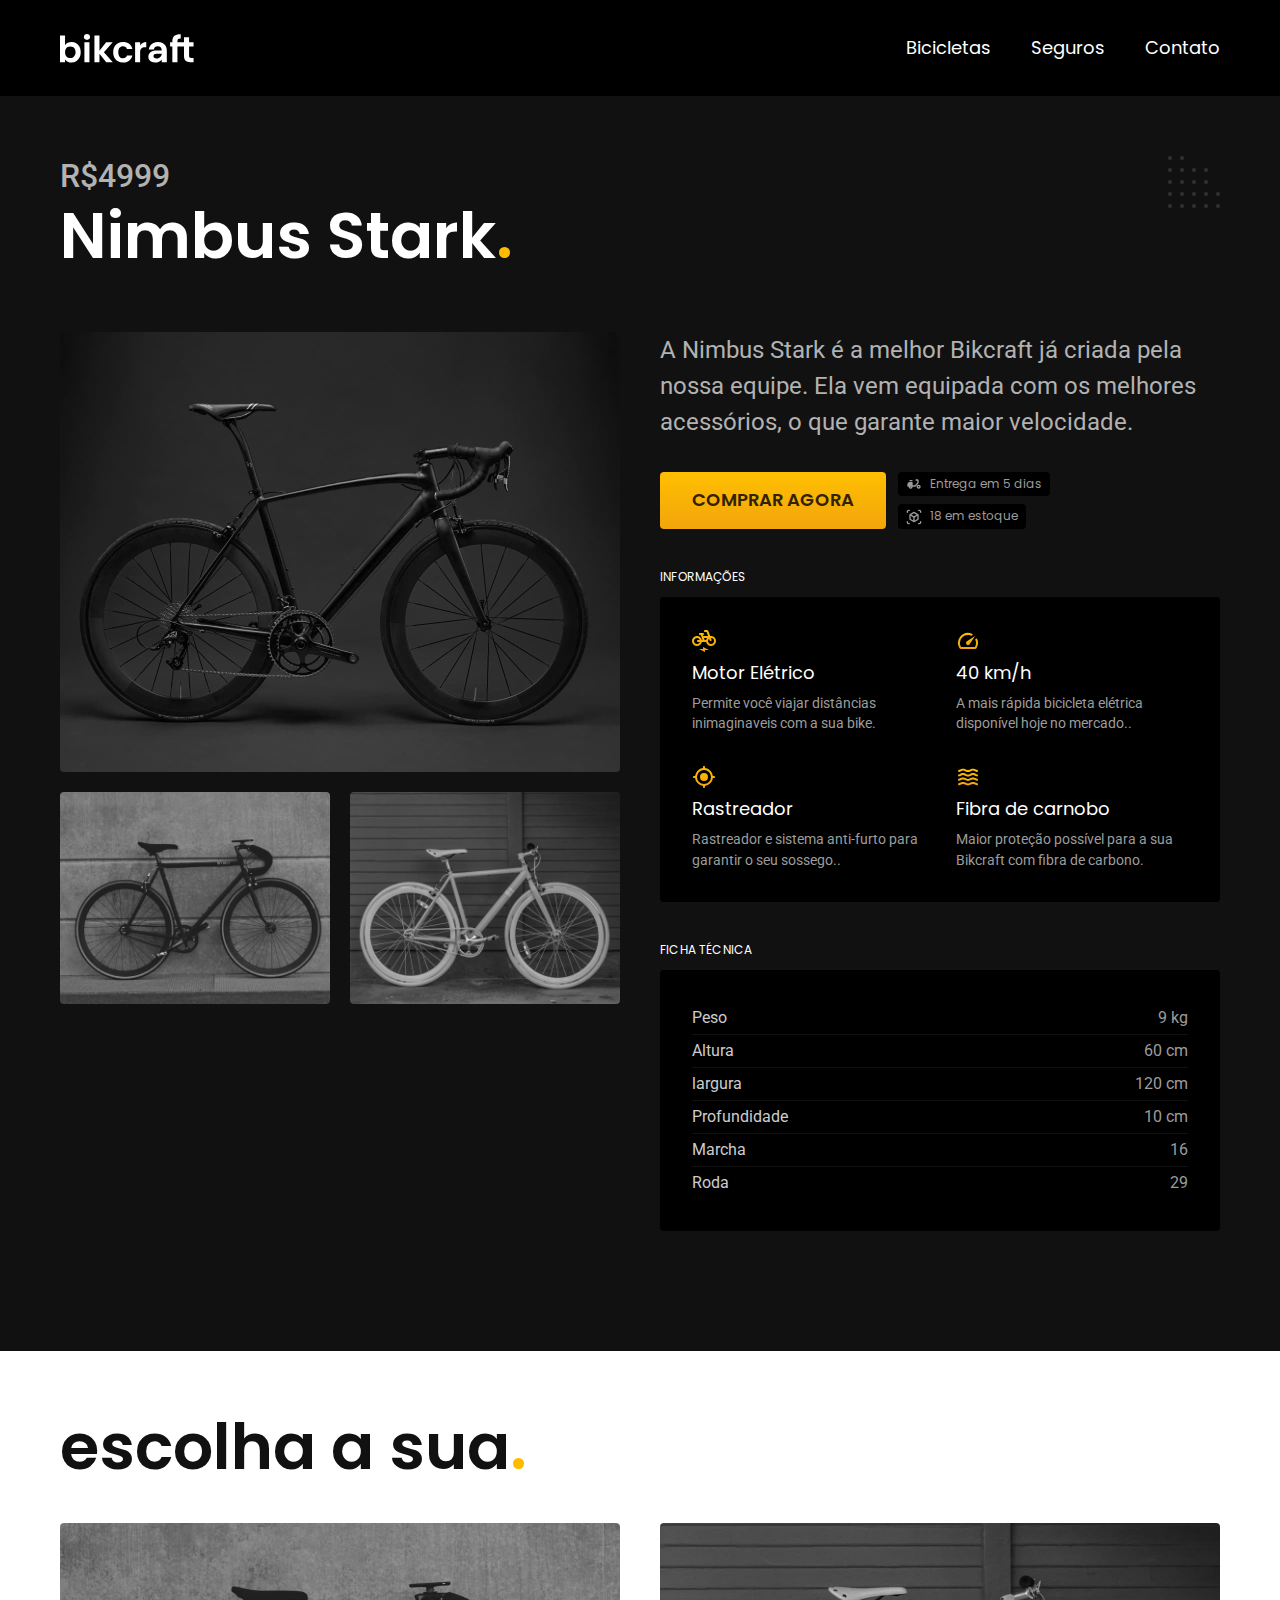
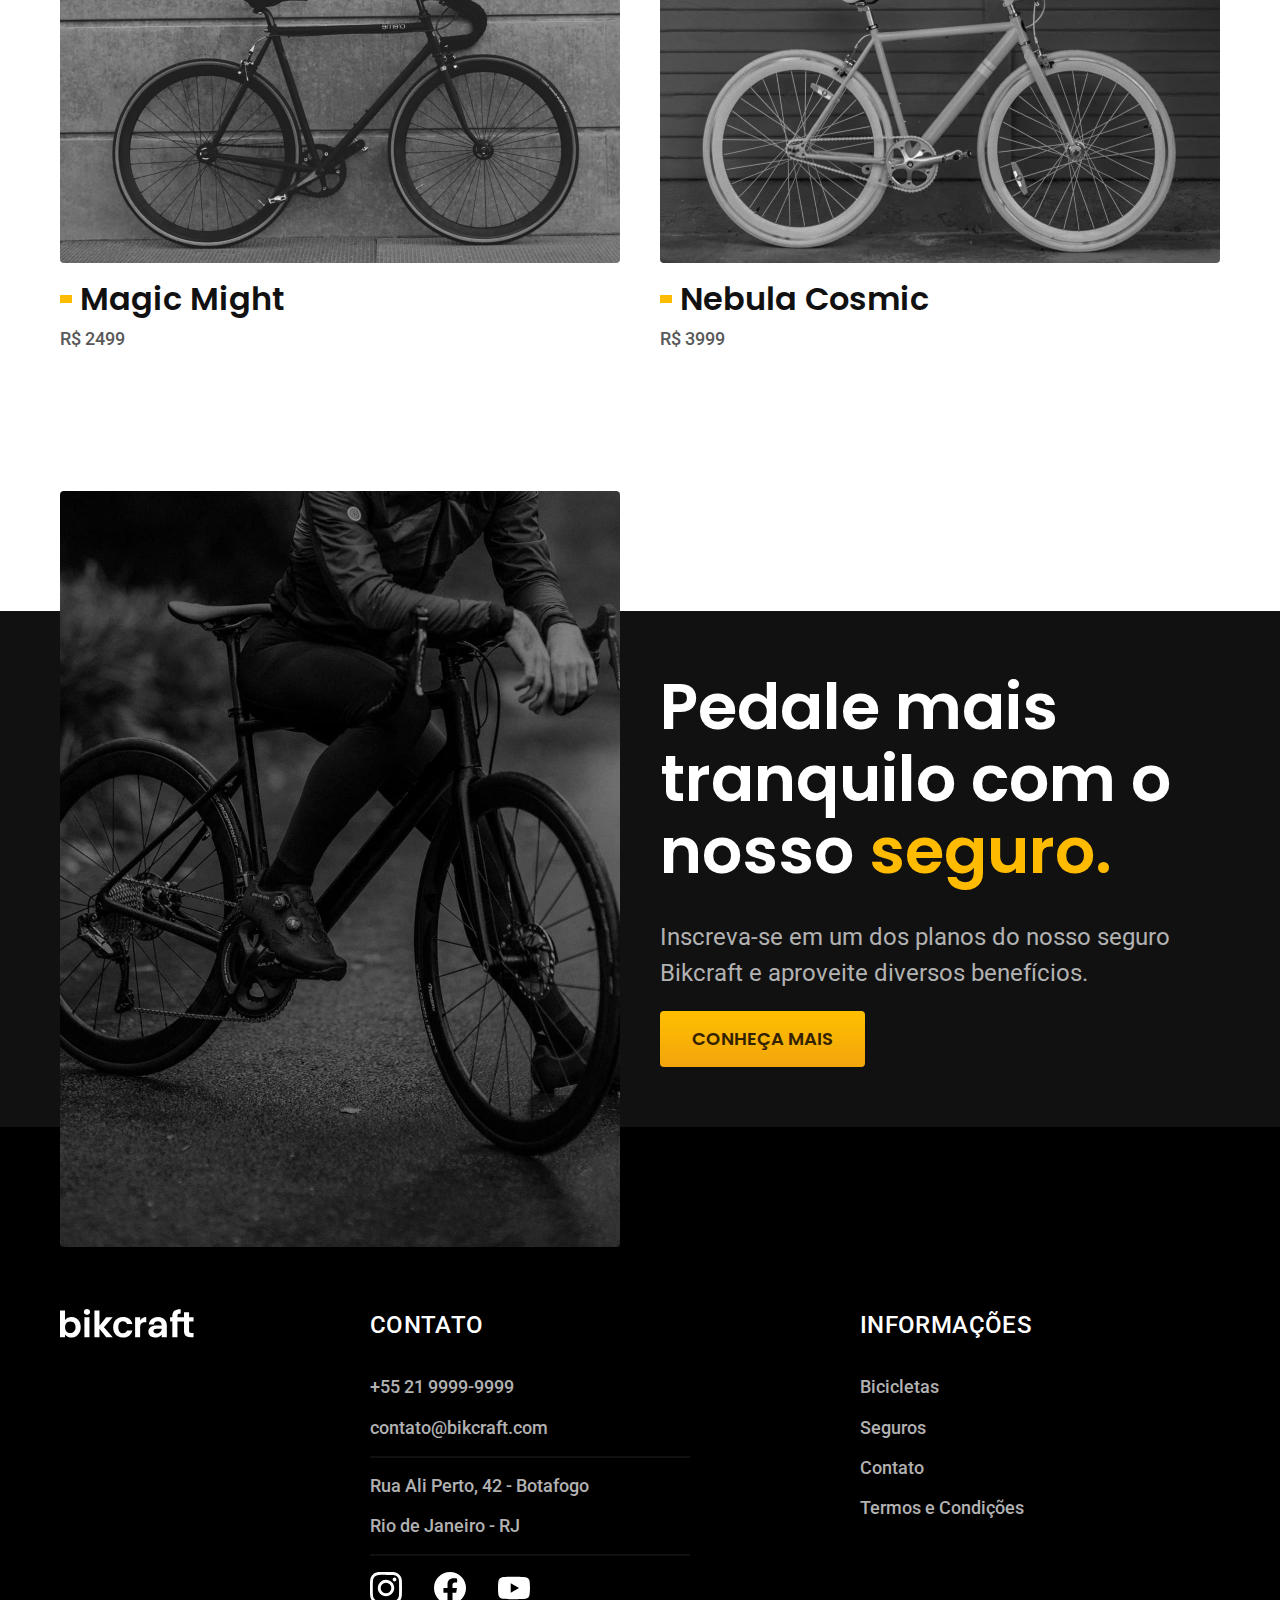
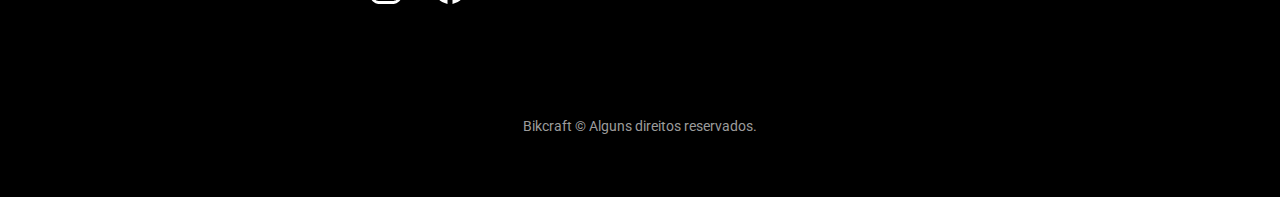
<file: bicicletas/nimbus.html>
<!DOCTYPE html>
<html lang="pt-br">

<head>
  <meta charset="UTF-8">
  <meta name="viewport" content="width=device-width, initial-scale=1.0">

  <title>Nimbus Stark | Bikcraft</title>
  <meta name="description" content="Nimbus">

  <link rel="stylesheet" href="../css/style.css">

  <link rel="preconnect" href="https://fonts.googleapis.com">
  <link rel="preconnect" href="https://fonts.gstatic.com" crossorigin>
  <link href="https://fonts.googleapis.com/css2?family=Merriweather:ital,wght@1,900&family=Poppins:wght@400;600&family=Roboto:wght@500&display=swap" rel="stylesheet">
  <Script>document.documentElement.classList.add('js');</Script>
</head>

<body id="bicicleta">
  <header class="header-bg">
    <div class="header container">
      <a href="../">
        <img src="../img/bikcraft.svg" alt="Bikcraft">
      </a>

      <nav aria-label="primaria">
        <ul class="header-menu font-1-m cor-0">
          <li><a href="../bicicletas.html">Bicicletas</a></li>
          <li><a href="../seguros.html">Seguros</a></li>
          <li><a href="../contato.html">Contato</a></li>
        </ul>
      </nav>
    </div>
  </header>

  <main class="titulo-bg">
    <div>
      <div class="titulo container">
        <p class="font-2-xl cor-5">R$4999</p>
        <H1 class="font-1-xxl cor-0 ">Nimbus Stark<span class="cor-p1">.</span></H1>
      </div>
    </div>
    <div class="bicicleta container">
      <div class="bicicleta-imagens">
        <img src="../img/bicicleta/nimbus1.jpg" alt="">
        <img src="../img/bicicleta/nimbus2.jpg" alt="">
        <img src="../img/bicicleta/nimbus3.jpg" alt="">
      </div>
      <div class="bicicleta-conteudo">
        <p class="font-2-l cor-5">A Nimbus Stark é a melhor Bikcraft já criada pela nossa equipe. Ela vem equipada com os melhores acessórios, o que garante maior velocidade.</p>

        <div class="bicicleta-comprar">
          <a class="botao" href="../orcamento.html?tipo=bikcraft&produto=nimbus">comprar agora</a>
          <span class="font-1-xs cor-6"><img src="../img/icones/entrega.svg" alt=""> Entrega em 5 dias</span>
          <span class="font-1-xs cor-6"><img src="../img/icones/estoque.svg" alt=""> 18 em estoque</span>
        </div>

        <h2 class="font-1-xs cor-0">Informações</h2>
        <ul class="bicicleta-informacoes">
          <li><img src="../img/icones/eletrica.svg" alt="">
            <h3 class="font-1-m cor-0">Motor Elétrico</h3>
            <p class="font-2-xs cor-6">Permite você viajar distâncias inimaginaveis com a sua bike.</p>
          </li>

          <li><img src="../img/icones/velocidade.svg" alt="">
            <h3 class="font-1-m cor-0">40 km/h</h3>
            <p class="font-2-xs cor-6">A mais rápida bicicleta elétrica disponível hoje no mercado..</p>
          </li>

          <li><img src="../img/icones/rastreador.svg" alt="">
            <h3 class="font-1-m cor-0">Rastreador</h3>
            <p class="font-2-xs cor-6">Rastreador e sistema anti-furto para garantir o seu sossego..</p>
          </li>

          <li><img src="../img/icones/carbono.svg" alt="">
            <h3 class="font-1-m cor-0">Fibra de carnobo</h3>
            <p class="font-2-xs cor-6">Maior proteção possível para a sua Bikcraft com fibra de carbono.</p>
          </li>

        </ul>
        <h2 class="font-1-xs cor-0">Ficha técnica</h2>

        <ul class="bicicleta-ficha font-2-s cor-4">
          <li>
            Peso <span>9 kg</span>
          </li>
          <li>
            Altura <span>60 cm</span>
          </li>
          <li>
            largura <span>120 cm</span>
          </li>
          <li>
            Profundidade <span>10 cm</span>
          </li>
          <li>
            Marcha <span>16</span>
          </li>
          <li>
            Roda <span>29</span>
          </li>
        </ul>
      </div>
    </div>
  </main>

  <article class="bicicletas-lista container">
    <h2 class="font-1-xxl">escolha a sua<span class="cor-p1">.</span></h2>

    <ul>
      <li>
        <a href="./magic.html">
          <img src="../img/bicicletas/magic.jpg" alt="Bicicleta preta">
          <h3 class="font-1-xl">Magic Might</h3>
          <span class="font-2-m cor-8">R$ 2499</span>
        </a>
      </li>

      <li>
        <a href="./nebula.html">
          <img src="../img/bicicletas/nebula.jpg" alt="Bicicleta preta">
          <h3 class="font-1-xl">Nebula Cosmic</h3>
          <span class="font-2-m cor-8">R$ 3999</span>
        </a>
      </li>
    </ul>
  </article>

  <article class="seguro-bg">

    <div class="seguro container">
      <div class="seguro-imagem"><img src="../img/fotos/seguros.jpg" alt="Pessoa parada em cima de uma bicicleta">
      </div>

      <div class="seguro-conteudo">
        <h2 class="font-1-xxl cor-0">Pedale mais tranquilo com o nosso <span class="cor-p1">seguro.</span></h2>
        <p class="font-2-l cor-5">Inscreva-se em um dos planos do nosso seguro Bikcraft e aproveite diversos benefícios.</p>
        <a class="botao" href="../seguros.html">conheça mais</a>
      </div>

    </div>
  </article>

  <footer class="footer-bg">
    <div class="footer container">
      <img src="../img/bikcraft.svg" alt="Bikcraft">

      <div class="footer-contato">
        <h3 class="font-2-l-b cor-0">Contato</h3>
        <ul class="font-2-m cor-5">
          <li><a href="tel:+552199999999">+55 21 9999-9999</a></li>
          <li><a href="mailto:contato@bikcraft.com">contato@bikcraft.com</a></li>
          <li>Rua Ali Perto, 42 - Botafogo</li>
          <li>Rio de Janeiro - RJ</li>
          <div class="footer-redes">
            <a href="../">
              <img src="../img/redes/instagram.svg" alt="Instagram">
            </a>
            <a href="../">
              <img src="../img/redes/facebook.svg" alt="Facebook">
            </a>
            <a href="../">
              <img src="../img/redes/youtube.svg" alt="Youtube">
            </a>
          </div>
      </div>

      <div class="footer-informacoes">
        <h3 class="font-2-l-b cor-0">Informações</h3>
        <nav>
          <ul class="font-2-m cor-5">
            <li><a href="../bicicletas.html">Bicicletas</a></li>
            <li><a href="../seguros.html">Seguros</a></li>
            <li><a href="../contato.html">Contato</a></li>
            <li><a href="../termos.html">Termos e Condições</a></li>
          </ul>
        </nav>
      </div>
      </ul>
      <p class="footer-copy font-2-xs cor-6">Bikcraft © Alguns direitos reservados.</p>

    </div>
  </footer>
  <script src="../js/script.js"></script>
</body>

</html>
</file>
<file: css/style.css>
@import "./global/global.css";
@import "./utilidades/tipografia.css";
@import "./utilidades/cores.css";
@import "./utilidades/animacao.css";

@import "./global/header.css";
@import "./global/footer.css";

/* Utilidades */
@import "./utilidades/componentes.css";
@import "./utilidades/formulario.css";

/* Home */
@import "./home/introducao.css";
@import "./home/tecnologia.css";
@import "./home/parceiros.css";
@import "./home/depoimento.css";

/* Bicicletas */
@import "./bicicletas/bicicletas-lista.css";
@import "./bicicletas/bicicletas.css";

/* Bicicleta */
@import "./bicicleta/bicicleta.css";
@import "./bicicleta/seguro.css";

/* Seguros */
@import "./seguros/seguros.css";
@import "./seguros/vantagens.css";
@import "./seguros/perguntas.css";

/* Contato */
@import "./contato/contato.css";
@import "./contato/lojas.css";

/* Termos */
@import "./temos/termos.css";

/* Orçamentos */
@import "./orcamento/orcamento.css";
</file>
